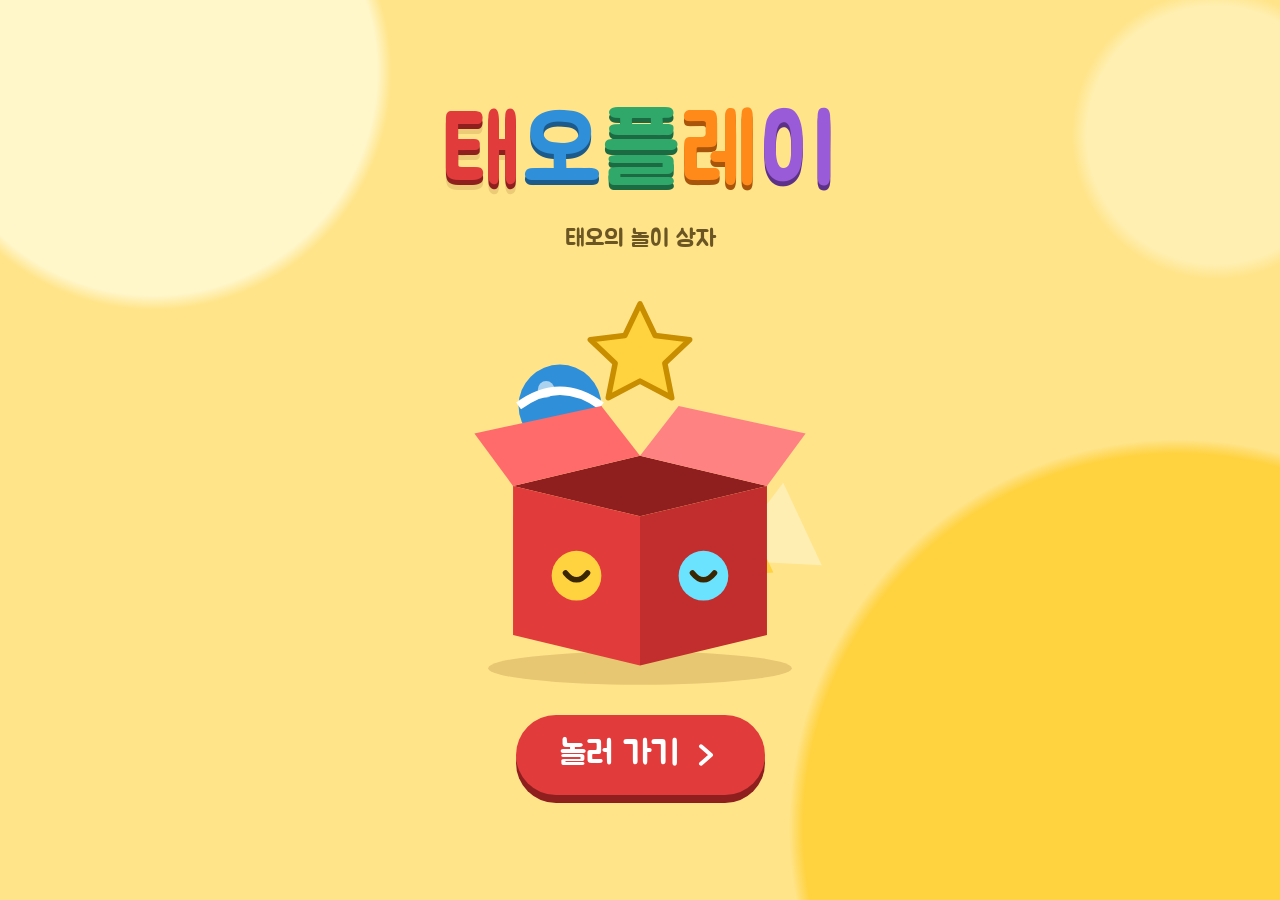
<file: index.html>
<!DOCTYPE html>
<html lang="ko"><head><meta charset="utf-8">
<meta name="viewport" content="width=device-width,initial-scale=1,maximum-scale=1,user-scalable=no">
<link rel="manifest" href="manifest.webmanifest">
<link rel="apple-touch-icon" href="icons/apple-touch-icon.png">
<link rel="icon" href="icons/icon.svg" type="image/svg+xml">
<meta name="theme-color" content="#ffe48a">
<meta name="apple-mobile-web-app-capable" content="yes">
<meta name="mobile-web-app-capable" content="yes">
<meta name="apple-mobile-web-app-title" content="태오플레이">
<title>태오플레이</title>
<link href="https://fonts.googleapis.com/css2?family=Jua&display=swap" rel="stylesheet">
<style>
/* VOICE: 문 열면 신나는 장난감 놀이방
IDEA: 뚜껑이 열린 장난감 상자에서 놀이가 튀어나오는 순간
PICTURE: 화면 가운데 큰 장난감 상자, 위로 별·공·손전등이 통통 튀어요
COLOUR/TYPE: 햇살 노랑 바탕, 빨간 상자, 하늘·민트 포인트; Jua
LAYOUT: 제목, 그림, 큰 시작 버튼을 한 줄로 세로 배치 */
:root{color-scheme:light;--bg:#ffe48a;--ink:#3a2600}
*{box-sizing:border-box;min-width:0}
html,body{margin:0;height:100%;background:var(--bg);color:var(--ink);font:17px/1.4 Jua,system-ui,sans-serif;overflow:hidden;-webkit-user-select:none;user-select:none;-webkit-tap-highlight-color:transparent}
body{background:radial-gradient(circle at 12% 8%,#fff6c9 0 16%,transparent 17%),radial-gradient(circle at 92% 92%,#ffd23f 0 26%,transparent 27%),radial-gradient(circle at 95% 15%,#ffefb0 0 9%,transparent 10%),var(--bg)}
main{height:100vh;height:100dvh;display:flex;flex-direction:column;align-items:center;justify-content:center;gap:clamp(10px,2.5vh,22px);padding:24px 16px;text-align:center}
h1{margin:0;font-weight:400;font-size:clamp(52px,15vw,96px);line-height:1;color:#e23b3b;text-shadow:0 5px 0 #8f1f1f,0 10px 0 rgba(120,60,0,.15);letter-spacing:.02em}
h1 span{display:inline-block;animation:hop 2.4s ease-in-out infinite}
h1 span:nth-child(2){animation-delay:.12s;color:#2f8fd8;text-shadow:0 5px 0 #1b5a8a}
h1 span:nth-child(3){animation-delay:.24s;color:#2fa86a;text-shadow:0 5px 0 #1b6a42}
h1 span:nth-child(4){animation-delay:.36s;color:#ff8a1a;text-shadow:0 5px 0 #a8540a}
h1 span:nth-child(5){animation-delay:.48s;color:#9a5bd8;text-shadow:0 5px 0 #5e3189}
@keyframes hop{0%,60%,100%{transform:translateY(0)}30%{transform:translateY(-14px)}}
.sub{margin:0;font-size:clamp(18px,4.6vw,24px);opacity:.75}
.art{width:min(78vw,46vh,420px);aspect-ratio:1}
.art svg{width:100%;height:100%;display:block;overflow:visible}
.pop{animation:pop 2.6s ease-in-out infinite;transform-box:fill-box;transform-origin:center}
.pop.b{animation-delay:.4s}.pop.c{animation-delay:.8s}
@keyframes pop{0%,100%{transform:translateY(0) rotate(0)}50%{transform:translateY(-10px) rotate(6deg)}}
.go{display:inline-flex;align-items:center;gap:12px;font-size:clamp(26px,6.5vw,34px);padding:16px 44px;min-height:72px;border-radius:999px;background:#e23b3b;color:#fff;text-decoration:none;box-shadow:0 8px 0 #8f1f1f}
.go:active{transform:translateY(6px);box-shadow:0 2px 0 #8f1f1f}
.go:focus-visible{outline:4px solid var(--ink);outline-offset:4px}
.go svg{width:30px;height:30px}
.inst{font:inherit;font-size:18px;min-height:48px;padding:10px 24px;border-radius:999px;border:3px solid var(--ink);background:#fff8dc;color:var(--ink);cursor:pointer;display:inline-flex;align-items:center;gap:8px}
.inst:focus-visible{outline:4px solid var(--ink);outline-offset:3px}
.inst svg{width:22px;height:22px}
.tip b{font-weight:400;white-space:nowrap;text-decoration:underline}
.tip{margin:0;font-size:16px;opacity:.75;max-width:30em;text-wrap:balance}
[hidden]{display:none!important}
@media(prefers-reduced-motion:reduce){h1 span,.pop{animation:none}}
</style></head><body>
<main>
  <h1 aria-label="태오플레이"><span>태</span><span>오</span><span>플</span><span>레</span><span>이</span></h1>
  <p class="sub">태오의 놀이 상자</p>
  <div class="art" aria-hidden="true">
    <svg viewBox="0 0 300 300">
      <ellipse cx="150" cy="282" rx="110" ry="12" fill="rgba(120,70,0,.18)"/>
      <!-- 튀어나오는 것들 -->
      <g class="pop"><circle cx="92" cy="92" r="30" fill="#2f8fd8"/><path d="M62 92 Q92 70 122 92" fill="none" stroke="#fff" stroke-width="6"/><circle cx="82" cy="80" r="6" fill="#fff" opacity=".6"/></g>
      <g class="pop b"><path d="M150 18 l11 23 25 3 -18 17 5 25 -23 -12 -23 12 5 -25 -18 -17 25 -3z" fill="#ffd23f" stroke="#c98d00" stroke-width="4" stroke-linejoin="round"/></g>
      <g class="pop c" transform="rotate(-25 222 96)"><rect x="196" y="84" width="46" height="22" rx="6" fill="#2fa86a"/><path d="M242 78 L258 72 L258 118 L242 112 Z" fill="#ffd23f"/><path d="M258 80 L292 62 L292 128 L258 110 Z" fill="#fff3c4" opacity=".7"/></g>
      <!-- 상자 -->
      <path d="M58 150 L150 128 L242 150 L150 172 Z" fill="#8f1f1f"/>
      <path d="M58 150 L150 172 L150 280 L58 258 Z" fill="#e23b3b"/>
      <path d="M242 150 L150 172 L150 280 L242 258 Z" fill="#c22d2d"/>
      <path d="M58 150 L30 112 L122 92 L150 128 Z" fill="#ff6b6b"/>
      <path d="M242 150 L270 112 L178 92 L150 128 Z" fill="#ff8282"/>
      <circle cx="104" cy="215" r="18" fill="#ffd23f"/><circle cx="196" cy="215" r="18" fill="#6be3ff"/>
      <path d="M96 213 q8 10 16 0" fill="none" stroke="#3a2600" stroke-width="4" stroke-linecap="round"/>
      <path d="M188 213 q8 10 16 0" fill="none" stroke="#3a2600" stroke-width="4" stroke-linecap="round"/>
    </svg>
  </div>
  <a class="go" href="menu.html">놀러 가기
    <svg viewBox="0 0 24 24" aria-hidden="true"><path d="M8 5l8 7-8 7" fill="none" stroke="#fff" stroke-width="3.2" stroke-linecap="round" stroke-linejoin="round"/></svg>
  </a>
  <button class="inst" id="inst" hidden><svg viewBox="0 0 24 24" aria-hidden="true"><path d="M12 4v11m0 0-4.5-4.5M12 15l4.5-4.5M5 19h14" fill="none" stroke="currentColor" stroke-width="2.6" stroke-linecap="round" stroke-linejoin="round"/></svg>앱으로 설치하기</button>
  <p class="tip" id="tip" hidden>사파리 아래 공유 버튼을 누르고 <b>홈 화면에 추가</b>를 고르면 앱처럼 쓸 수 있어요</p>
</main>
<script>
{
  const btn=document.getElementById('inst'),tip=document.getElementById('tip');
  const standalone=matchMedia('(display-mode: standalone)').matches||navigator.standalone;
  let ev=null;
  addEventListener('beforeinstallprompt',e=>{e.preventDefault();ev=e;if(!standalone)btn.hidden=false});
  btn.addEventListener('click',async()=>{if(!ev)return;ev.prompt();try{await ev.userChoice}catch(_){}ev=null;btn.hidden=true});
  addEventListener('appinstalled',()=>{btn.hidden=true});
  const ios=/iphone|ipad|ipod/i.test(navigator.userAgent)||(navigator.platform==='MacIntel'&&navigator.maxTouchPoints>1);
  if(ios&&!standalone)tip.hidden=false;
}
</script>
<script>if("serviceWorker"in navigator)addEventListener("load",()=>navigator.serviceWorker.register("sw.js",{scope:"./"}).catch(()=>{}))</script>
</body></html>
</file>
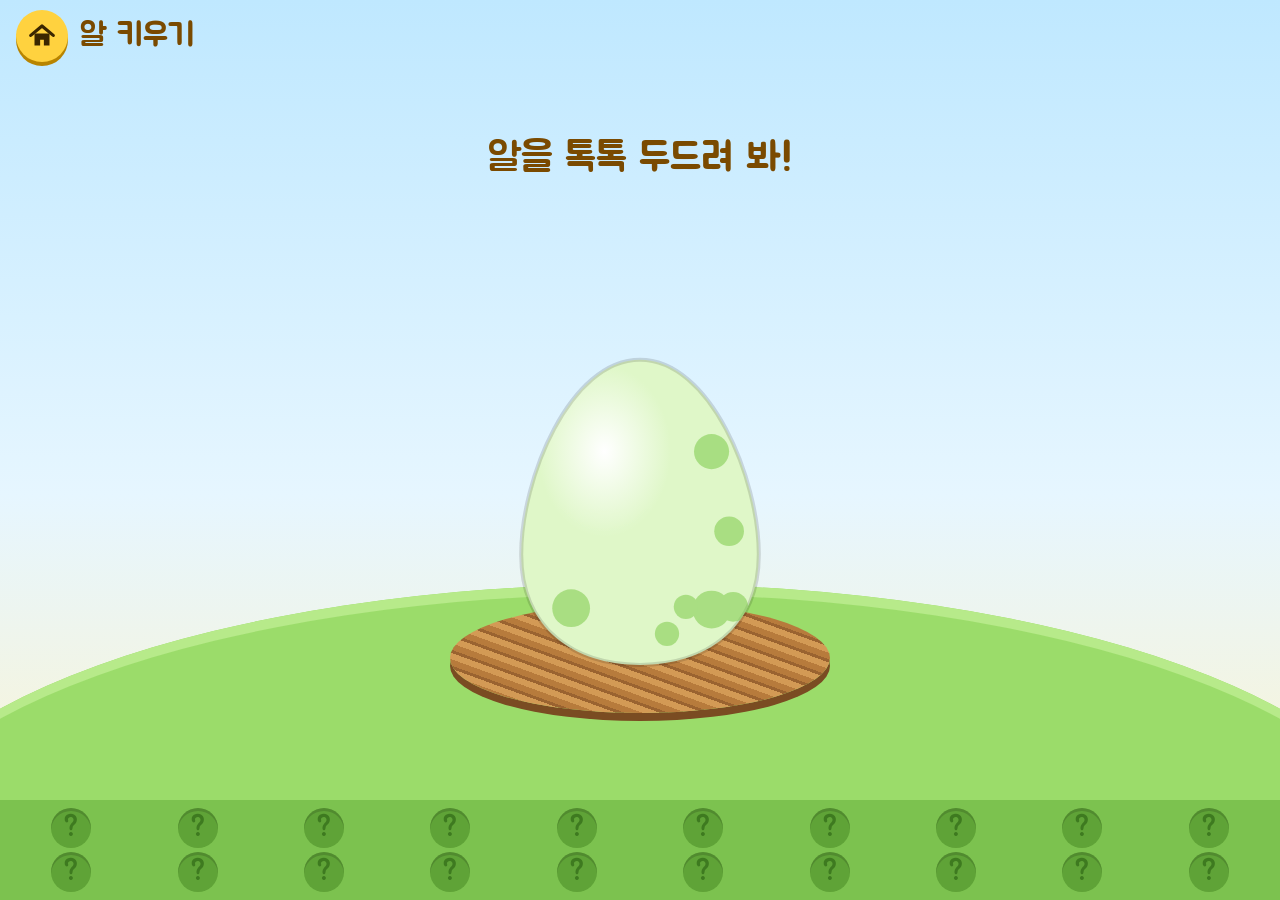
<file: games/egg/index.html>
<!DOCTYPE html>
<html lang="ko"><head><meta charset="utf-8">
<meta name="viewport" content="width=device-width,initial-scale=1,maximum-scale=1,user-scalable=no">
<link rel="manifest" href="../../manifest.webmanifest">
<link rel="apple-touch-icon" href="../../icons/apple-touch-icon.png">
<link rel="icon" href="../../icons/icon.svg" type="image/svg+xml">
<meta name="theme-color" content="#bfe8ff">
<meta name="apple-mobile-web-app-capable" content="yes">
<meta name="mobile-web-app-capable" content="yes">
<meta name="apple-mobile-web-app-title" content="태오플레이">
<title>알 키우기</title>
<link href="https://fonts.googleapis.com/css2?family=Jua&display=swap" rel="stylesheet">
<link href="../../shared/bp.css" rel="stylesheet">
<style>
/* 알 키우기: 톡톡 두드리면 알이 조금씩 깨지고, 동물 친구가 태어나요. 20마리 모으기. */
:root{--ink:#4a2d00;--sun:#ffd23f}
*{box-sizing:border-box;min-width:0}
html,body{margin:0;height:100%;color:var(--ink);font:17px/1.4 Jua,system-ui,sans-serif;overflow:hidden;-webkit-user-select:none;user-select:none;-webkit-touch-callout:none;overscroll-behavior:none;touch-action:manipulation;
  background:linear-gradient(#bfe8ff 0%,#e6f6ff 55%,#fff3c9 100%)}
.app{display:flex;flex-direction:column;height:100vh;height:100dvh}
header{display:flex;align-items:center;gap:12px;padding:10px 16px}
h1{font-size:clamp(22px,5.5vw,32px);margin:0;font-weight:400;line-height:1.05;color:#7a4a00}
.stage{position:relative;flex:1;overflow:hidden;touch-action:manipulation;-webkit-tap-highlight-color:transparent}
.stage.shake{animation:shake .5s 3}
@keyframes shake{0%,100%{transform:none}25%{transform:translate(-6px,3px)}50%{transform:translate(6px,-3px)}75%{transform:translate(-4px,-2px)}}
.grass{position:absolute;left:-10%;right:-10%;bottom:-38vmin;height:62vmin;border-radius:50%;background:#9bdc6a;box-shadow:inset 0 10px 0 #b7ea8a}
.nest{position:absolute;left:50%;bottom:12%;width:min(70vmin,380px);height:min(20vmin,110px);transform:translateX(-50%);border-radius:50%;
  background:repeating-linear-gradient(20deg,#b77b3c 0 6px,#d39a55 6px 12px,#9a6330 12px 15px);box-shadow:0 8px 0 #7a4c22}
.egg{position:absolute;left:50%;bottom:calc(12% + min(7vmin,40px));width:min(48vmin,270px);transform-origin:50% 100%;translate:-50% 0;transition:scale .25s}
.egg svg{display:block;width:100%;height:auto;transform-origin:50% 100%}
.egg.alive svg{animation:alive 1.3s ease-in-out infinite}
@keyframes alive{0%,70%,100%{transform:none}78%{transform:rotate(4deg)}86%{transform:rotate(-4deg)}94%{transform:rotate(2deg)}}
.egg.pop{animation:eggin .45s cubic-bezier(.3,1.6,.5,1)}
@keyframes eggin{from{transform:translateY(-40vh)}to{transform:none}}
.peek .eye{animation:blink 2.4s infinite;transform-origin:center;transform-box:fill-box}
@keyframes blink{0%,90%,100%{transform:scaleY(1)}95%{transform:scaleY(.1)}}
.shell{pointer-events:none;position:absolute;left:50%;bottom:calc(12% + min(7vmin,40px));width:min(48vmin,270px);translate:-50% 0;display:none;z-index:2}
.shell svg{display:block;width:100%}
.animal{position:absolute;left:50%;bottom:calc(12% + min(23vmin,130px));translate:-50% 0;display:none;z-index:1;font-size:min(40vmin,220px);line-height:1;cursor:pointer}
.animal.on{display:block;animation:popin .6s cubic-bezier(.3,1.7,.5,1)}
@keyframes popin{from{transform:scale(0) translateY(30%)}to{transform:none}}
.animal .em{display:inline-block;transform-origin:50% 90%}
.a-hop{animation:hop .9s ease-in-out}
@keyframes hop{0%,50%,100%{transform:none}25%{transform:translateY(-22%)}75%{transform:translateY(-12%)}}
.a-jump{animation:jump 1s ease-in-out}
@keyframes jump{0%,100%{transform:none}15%{transform:scale(1.15,.8)}40%{transform:translateY(-45%) scale(.9,1.15)}70%{transform:none}80%{transform:scale(1.1,.9)}}
.a-wag{animation:wag .9s ease-in-out}
@keyframes wag{0%,100%{transform:none}15%{transform:rotate(-14deg)}35%{transform:rotate(14deg)}55%{transform:rotate(-12deg)}75%{transform:rotate(10deg)}}
.a-stretch{animation:stretch 1s ease-in-out}
@keyframes stretch{0%,100%{transform:none}30%{transform:scale(1.3,.8)}60%{transform:scale(.88,1.18)}}
.a-spin{animation:spin .9s ease-in-out}
@keyframes spin{from{transform:rotate(0)}to{transform:rotate(360deg)}}
.a-nod{animation:nod 1.3s ease-in-out}
@keyframes nod{0%,100%{transform:none}25%{transform:rotate(10deg) translateY(4%)}50%{transform:rotate(-6deg)}75%{transform:rotate(8deg) translateY(3%)}}
.a-waddle{animation:waddle .9s ease-in-out}
@keyframes waddle{0%,100%{transform:none}20%{transform:translateX(-10%) rotate(-12deg)}40%{transform:translateX(0) rotate(0)}60%{transform:translateX(10%) rotate(12deg)}80%{transform:none}}
.a-roar{animation:roar 1s ease-in-out}
@keyframes roar{0%,100%{transform:none}20%{transform:scale(1.3)}30%,50%,70%{transform:scale(1.3) translateX(-4%)}40%,60%,80%{transform:scale(1.3) translateX(4%)}}
.a-stomp{animation:stomp 1.5s ease-in-out}
@keyframes stomp{0%,100%{transform:none}15%,45%,75%{transform:translateY(-12%) rotate(-6deg)}30%,60%,90%{transform:scale(1.15,.88)}}
.a-trumpet{animation:trumpet 1.2s ease-in-out}
@keyframes trumpet{0%,100%{transform:none}30%{transform:rotate(-14deg) scale(1.2)}70%{transform:rotate(-10deg) scale(1.15)}}
.bubble{position:absolute;left:50%;top:6%;translate:-50% 0;background:#fff;border-radius:28px;padding:10px 26px;font-size:clamp(30px,9vw,52px);color:#e2552b;box-shadow:0 6px 0 rgba(0,0,0,.1);white-space:nowrap;z-index:3;opacity:0;transform:scale(.4);transition:opacity .2s,transform .3s cubic-bezier(.3,1.7,.5,1);pointer-events:none}
.bubble::after{content:"";position:absolute;left:50%;bottom:-14px;margin-left:-14px;border:14px solid transparent;border-top-color:#fff;border-bottom:0}
.bubble.on{opacity:1;transform:none}
.name{position:absolute;left:16px;bottom:20px;font-size:clamp(26px,7vw,40px);color:#fff;text-shadow:0 3px 0 #5a8a2a;z-index:3;opacity:0;transition:opacity .3s;pointer-events:none;white-space:nowrap}
.name.on{opacity:1}
.hint{position:absolute;left:0;right:0;top:8%;text-align:center;font-size:clamp(24px,7vw,40px);color:#7a4a00;pointer-events:none;animation:pulse 1.4s ease-in-out infinite;transition:opacity .3s}
.hint.off{opacity:0;animation:none}
@keyframes pulse{50%{transform:scale(1.08)}}
.again{position:absolute;right:16px;bottom:16px;z-index:4;font:inherit;font-size:26px;padding:12px 26px;border-radius:999px;border:0;background:var(--sun);color:#3a2600;min-height:60px;box-shadow:0 6px 0 #b88400;cursor:pointer;display:none;animation:popin .5s cubic-bezier(.3,1.7,.5,1)}
.again.on{display:block}
.again:active{transform:translateY(4px);box-shadow:0 2px 0 #b88400}
.again:focus-visible,.win button:focus-visible{outline:3px solid #fff;outline-offset:4px}
.bit{position:absolute;z-index:5;pointer-events:none}
.flash{position:absolute;inset:0;background:#fff;opacity:0;pointer-events:none;z-index:6}
footer{display:grid;grid-template-columns:repeat(10,1fr);gap:4px 4px;padding:8px 10px calc(8px + env(safe-area-inset-bottom));background:#7cc24f}
.slot{aspect-ratio:1;max-height:40px;justify-self:center;width:100%;max-width:40px;border-radius:50%;background:#5fa337;display:grid;place-items:center;font-size:clamp(17px,5vw,28px);color:#3e7a20;box-shadow:inset 0 3px 0 rgba(0,0,0,.15)}
.slot.got{background:#fff8dc;box-shadow:0 3px 0 #c9a84a}
.slot.new{animation:slotpop .8s cubic-bezier(.3,1.7,.5,1) 2}
@keyframes slotpop{0%{transform:scale(1)}40%{transform:scale(1.6)}100%{transform:scale(1)}}
.win{position:absolute;inset:0;display:none;place-items:center;background:rgba(255,243,201,.75);z-index:7}
.win.on{display:grid}
.win .card{text-align:center;padding:20px}
.win p{font-size:clamp(32px,8.5vw,56px);margin:0 0 10px;color:#e2552b;line-height:1.15;text-shadow:0 4px 0 #fff}
.win .all{font-size:clamp(24px,6.5vw,38px);max-width:520px;margin-inline:auto;margin-bottom:22px;line-height:1.3}
.win button{font:inherit;font-size:26px;padding:14px 40px;border-radius:999px;border:0;background:var(--sun);color:#3a2600;min-height:60px;box-shadow:0 6px 0 #b88400;cursor:pointer}
</style></head><body>
<div class="app">
  <header><a class="bp-home" href="../../menu.html" aria-label="홈으로"><svg viewBox="0 0 24 24"><path d="M3 11.5 12 4l9 7.5" fill="none" stroke="#3a2600" stroke-width="2.6" stroke-linecap="round" stroke-linejoin="round"/><path d="M6 10v9.5h4.5V15h3v4.5H18V10" fill="#3a2600"/></svg></a><h1>알 키우기</h1></header>
  <div class="stage" id="stage">
    <div class="grass"></div>
    <div class="hint" id="hint">알을 톡톡 두드려 봐!</div>
    <div class="bubble" id="bubble"></div>
    <div class="nest"></div>
    <div class="animal" id="animal" role="button" aria-label="동물 친구"><span class="em" id="em"></span></div>
    <div class="shell" id="shell"></div>
    <div class="egg" id="egg" role="button" aria-label="알"></div>
    <div class="name" id="name"></div>
    <button class="again" id="again">새 알 🥚</button>
    <div class="flash" id="flash"></div>
    <div class="win" id="win"><div class="card"><p>태오 최고!<br>동물 친구 20마리를 다 모았어요!</p><div class="all" id="all"></div><button id="ok">좋아!</button></div></div>
  </div>
  <footer id="dex" aria-label="모은 동물"></footer>
</div>
<script>
{
/* ---------- 소리 ---------- */
let ac=null,master=null,noiseBuf=null;
function au(){try{if(!ac){ac=new(window.AudioContext||window.webkitAudioContext)();master=ac.createDynamicsCompressor();master.connect(ac.destination);
  noiseBuf=ac.createBuffer(1,ac.sampleRate*2,ac.sampleRate);const d=noiseBuf.getChannelData(0);for(let i=0;i<d.length;i++)d[i]=Math.random()*2-1}
  if(ac.state==='suspended')ac.resume();loadSounds()}catch(e){}}
function env(p,t,d,v){p.setValueAtTime(.0001,t);p.exponentialRampToValueAtTime(v,t+Math.min(.02,d*.2));p.setValueAtTime(v,t+d*.7);p.exponentialRampToValueAtTime(.0001,t+d)}
/* V: 목소리 하나. f=[[시간,주파수],...], k=음높이 배율(클수록 높고 빠르게) */
function V(o,k=1){if(!ac)return;const t=ac.currentTime+(o.w||0)/k,d=o.d/k;
  const osc=ac.createOscillator();osc.type=o.type||'sawtooth';
  o.f.forEach(([tt,f],i)=>{const at=t+tt/k;i?osc.frequency.linearRampToValueAtTime(f*k,at):osc.frequency.setValueAtTime(f*k,at)});
  if(o.vib){const l=ac.createOscillator(),lg=ac.createGain();l.frequency.value=o.vib;lg.gain.value=o.va*k;l.connect(lg).connect(osc.frequency);l.start(t);l.stop(t+d+.05)}
  let out=osc;
  if(o.lp||o.bp){const f=ac.createBiquadFilter();f.type=o.lp?'lowpass':'bandpass';f.frequency.value=(o.lp||o.bp)*k;f.Q.value=o.q||1;out.connect(f);out=f}
  if(o.am){const a=ac.createGain(),l=ac.createOscillator(),lg=ac.createGain(),dp=o.ad||.5;a.gain.value=1-dp/2;l.frequency.value=o.am*k;lg.gain.value=dp/2;l.connect(lg).connect(a.gain);l.start(t);l.stop(t+d+.05);out.connect(a);out=a}
  const g=ac.createGain();env(g.gain,t,d,o.v||.3);out.connect(g).connect(master);osc.start(t);osc.stop(t+d+.05)}
function N(o,k=1){if(!ac)return;const t=ac.currentTime+(o.w||0)/k,d=o.d/k;
  const s=ac.createBufferSource();s.buffer=noiseBuf;const f=ac.createBiquadFilter();f.type=o.lp?'lowpass':'bandpass';f.Q.value=o.q||1;
  f.frequency.setValueAtTime((o.lp||o.bp)*k,t);if(o.f1)f.frequency.exponentialRampToValueAtTime(o.f1*k,t+d);
  const g=ac.createGain();env(g.gain,t,d,o.v||.2);s.connect(f).connect(g).connect(master);s.start(t);s.stop(t+d+.05)}
const tone=(f,d,type,w,v,f2)=>V({type:type||'sine',f:f2?[[0,f],[d,f2]]:[[0,f]],d,w,v});

/* ---------- 동물 20마리 ----------
   소리는 games/egg/sounds/ 의 실제 녹음 파일(CC0·CC BY, 출처는 sounds/CREDITS.md).
   s=파일 이름, r=기본 재생 속도, n=반복 횟수 */
const ANIMALS=[
 {e:'🐥',name:'병아리',say:'삐약삐약!',anim:'hop',egg:'#fff4b8',spot:'#ffd95a',s:'chick',r:1.25,n:2},
 {e:'🐶',name:'강아지',say:'멍멍!',anim:'wag',egg:'#ffe2c2',spot:'#c98a4b',s:'dog',r:1,n:1},
 {e:'🐱',name:'고양이',say:'야옹~',anim:'stretch',egg:'#ffe3ef',spot:'#ff9fc2',s:'cat',r:1,n:1},
 {e:'🐷',name:'돼지',say:'꿀꿀!',anim:'spin',egg:'#ffd3d8',spot:'#ff8fa0',s:'pig',r:1,n:2,gap:.08},
 {e:'🐮',name:'송아지',say:'음매~',anim:'nod',egg:'#f4f4f4',spot:'#3a3a3a',s:'cow',r:1,n:1},
 {e:'🦆',name:'오리',say:'꽥꽥!',anim:'waddle',egg:'#d9f2ff',spot:'#7cc4ec',s:'duck',r:1,n:2,gap:.06},
 {e:'🐸',name:'개구리',say:'개굴개굴!',anim:'jump',egg:'#dff7c8',spot:'#7ccb4a',s:'frog',r:1,n:1},
 {e:'🦁',name:'사자',say:'어흥!',anim:'roar',egg:'#ffe39a',spot:'#e0a12a',s:'lion',r:1,n:1},
 {e:'🦖',name:'공룡',say:'크아앙!',anim:'stomp',egg:'#cdeccf',spot:'#4f9a5a',s:'dino',r:.72,n:1},
 {e:'🐘',name:'코끼리',say:'뿌우~',anim:'trumpet',egg:'#e3e4f7',spot:'#9a9cc8',s:'elephant',r:1,n:1},
 {e:'🐑',name:'양',say:'메에~',anim:'hop',egg:'#fbfbf4',spot:'#d9d6c3',s:'sheep',r:1,n:1},
 {e:'🐴',name:'말',say:'히히힝!',anim:'jump',egg:'#f0dcc4',spot:'#8a5a33',s:'horse',r:1,n:1},
 {e:'🐓',name:'닭',say:'꼬끼오!',anim:'nod',egg:'#ffe9d6',spot:'#e2552b',s:'rooster',r:1,n:1},
 {e:'🦉',name:'부엉이',say:'부엉부엉',anim:'wag',egg:'#e6dccf',spot:'#7a5c3e',s:'owl',r:1,n:1},
 {e:'🐵',name:'원숭이',say:'우끼끼!',anim:'jump',egg:'#f5e1c8',spot:'#a66b3a',s:'monkey',r:1,n:1},
 {e:'🐧',name:'펭귄',say:'꽉꽉!',anim:'waddle',egg:'#e8f3fb',spot:'#2f3b4a',s:'penguin',r:1,n:2,gap:.08},
 {e:'🐻',name:'곰',say:'으르렁!',anim:'stomp',egg:'#ecd9c6',spot:'#7a4c22',s:'bear',r:1,n:1},
 {e:'🐯',name:'호랑이',say:'크르릉!',anim:'roar',egg:'#ffe0b8',spot:'#f08a1c',s:'tiger',r:1,n:1},
 {e:'🐭',name:'생쥐',say:'찍찍!',anim:'spin',egg:'#efeff2',spot:'#b7b7c4',s:'mouse',r:1,n:1},
 {e:'🦜',name:'앵무새',say:'깍깍!',anim:'hop',egg:'#dcf5e4',spot:'#e23b3b',s:'parrot',r:1,n:2,gap:.1}
];
const BUF={};let loading=false;
function loadSounds(){if(loading||!ac)return;loading=true;
  ANIMALS.forEach(a=>fetch('sounds/'+a.s+'.mp3').then(r=>r.arrayBuffer()).then(ab=>new Promise((ok,no)=>ac.decodeAudioData(ab,ok,no))).then(b=>{BUF[a.s]=b}).catch(()=>{}))}
// k: 1보다 크면 빠르고 높은 목소리, 작으면 느리고 굵은 목소리
function cry(a,k){const b=BUF[a.s];if(!ac||!b)return;const rate=a.r*k;let t=ac.currentTime;
  for(let i=0;i<a.n;i++){const src=ac.createBufferSource(),g=ac.createGain();src.buffer=b;src.playbackRate.value=rate;g.gain.value=.9;
    src.connect(g).connect(master);src.start(t);t+=b.duration/rate+(a.gap||.12)}}
const josa=w=>{const c=w.charCodeAt(w.length-1)-0xAC00;return c>=0&&c%28?'이':'가'};
function speak(txt){try{const s=speechSynthesis,u=new SpeechSynthesisUtterance(txt);u.lang='ko-KR';u.rate=.95;u.pitch=1.4;s.cancel();s.speak(u)}catch(e){}}
const buzz=ms=>{try{navigator.vibrate&&navigator.vibrate(ms)}catch(e){}};

/* ---------- 도감 ---------- */
const KEY='bp-egg-found';
let found=[];try{found=JSON.parse(localStorage.getItem(KEY))||[]}catch(e){}
const save=()=>{try{localStorage.setItem(KEY,JSON.stringify(found))}catch(e){}};
const $=id=>document.getElementById(id);
const stage=$('stage'),eggEl=$('egg'),shellEl=$('shell'),animalEl=$('animal'),em=$('em'),bubble=$('bubble'),nameEl=$('name'),hint=$('hint'),again=$('again'),dex=$('dex'),win=$('win');
function drawDex(newI){dex.innerHTML=ANIMALS.map((a,i)=>found.includes(i)?`<div class="slot got${i===newI?' new':''}">${a.e}</div>`:'<div class="slot">?</div>').join('')}
drawDex();

/* ---------- 알 ---------- */
const EGG='M100 8C152 8 188 96 188 152C188 208 148 234 100 234C52 234 12 208 12 152C12 96 48 8 100 8Z';
const rnd=(a,b)=>a+Math.random()*(b-a);
let state='egg',cur=0,need=8,taps=0,cracks=[];
function pickAnimal(){const left=ANIMALS.map((_,i)=>i).filter(i=>!found.includes(i)&&i!==cur);const pool=left.length?left:ANIMALS.map((_,i)=>i).filter(i=>i!==cur);return pool[Math.floor(Math.random()*pool.length)]}
function crackPath(){let x=rnd(40,160),y=rnd(60,200),dir=x<100?1:-1,p=`M${x.toFixed(0)} ${y.toFixed(0)}`;
  for(let i=0;i<4;i++){x+=dir*rnd(10,22);y+=(i%2?1:-1)*rnd(8,16);p+=` L${x.toFixed(0)} ${y.toFixed(0)}`}return p}
function newEgg(){
  cur=pickAnimal();const a=ANIMALS[cur];need=7+Math.floor(Math.random()*4);taps=0;state='egg';
  const spots=Array.from({length:7},()=>`<circle cx="${rnd(30,170).toFixed(0)}" cy="${rnd(40,220).toFixed(0)}" r="${rnd(7,16).toFixed(0)}"/>`).join('');
  cracks=Array.from({length:need-1},crackPath);
  eggEl.innerHTML=`<svg viewBox="0 0 200 240"><defs><clipPath id="ec"><path d="${EGG}"/></clipPath><radialGradient id="eg" cx=".35" cy=".3" r=".8"><stop offset="0" stop-color="#fff"/><stop offset=".35" stop-color="${a.egg}"/><stop offset="1" stop-color="${a.egg}"/></radialGradient></defs>
    <path d="${EGG}" fill="url(#eg)" stroke="#00000022" stroke-width="3"/>
    <g clip-path="url(#ec)"><g fill="${a.spot}" opacity=".55">${spots}</g>
    <g class="peek" id="peek" style="display:none"><ellipse cx="100" cy="118" rx="44" ry="20" fill="#2b1a0a"/><g class="eye"><circle cx="84" cy="118" r="9" fill="#fff"/><circle cx="116" cy="118" r="9" fill="#fff"/><circle cx="86" cy="119" r="4.5" fill="#222"/><circle cx="118" cy="119" r="4.5" fill="#222"/></g></g>
    <g fill="none" stroke="#6b4214" stroke-width="5" stroke-linecap="round" stroke-linejoin="round">${cracks.map((p,i)=>`<path id="ck${i}" d="${p}" style="display:none"/>`).join('')}</g></g></svg>`;
  eggEl.style.display='block';eggEl.style.scale='1';eggEl.className='egg pop';
  shellEl.style.display='none';animalEl.classList.remove('on');bubble.classList.remove('on');nameEl.classList.remove('on');
  again.classList.remove('on');hint.classList.remove('off');hint.textContent='알을 톡톡 두드려 봐!';
  tone(300,.35,'sine',0,.15,700);
}
function sparks(x,y,n,colors,big){for(let i=0;i<n;i++){const b=document.createElement('div'),s=big?rnd(10,20):rnd(6,12),ang=rnd(0,Math.PI*2),dist=rnd(40,big?220:110);
  b.className='bit';b.style.cssText=`left:${x-s/2}px;top:${y-s/2}px;width:${s}px;height:${s}px;border-radius:${Math.random()<.5?'50%':'3px'};background:${colors[i%colors.length]}`;
  stage.appendChild(b);b.animate([{transform:'translate(0,0) rotate(0)',opacity:1},{transform:`translate(${Math.cos(ang)*dist}px,${Math.sin(ang)*dist+60}px) rotate(${rnd(-360,360)}deg)`,opacity:0}],{duration:rnd(600,1100),easing:'cubic-bezier(.2,.7,.4,1)'}).onfinish=()=>b.remove()}}
function local(e){const r=stage.getBoundingClientRect();return{x:e.clientX-r.left,y:e.clientY-r.top}}
function eggCenter(){const r=stage.getBoundingClientRect(),q=eggEl.getBoundingClientRect();return{x:q.left-r.left+q.width/2,y:q.top-r.top+q.height/2,w:q.width}}
function tapEgg(e){
  taps++;const p=taps/need;
  for(let i=0;i<Math.min(taps,cracks.length);i++){const c=document.getElementById('ck'+i);if(c)c.style.display=''}
  if(taps>=need-2){const pk=document.getElementById('peek');if(pk)pk.style.display=''}
  hint.classList.add('off');
  if(taps>=need){hatch();return}
  // 톡! 점점 높아지는 소리
  tone(420+taps*70,.09,'triangle',0,.3);N({d:.05,bp:3200,q:2,v:.25});if(p>.6)tone(1200+taps*50,.06,'sine',.05,.12);
  buzz(18+taps*3);
  const a=5+p*16,sv=svg();eggEl.style.scale=String(1+p*.1);
  if(sv)sv.animate([{transform:'none'},{transform:`rotate(${a}deg) scale(1.05,.93)`},{transform:`rotate(${-a}deg)`},{transform:`rotate(${a*.4}deg)`},{transform:'none'}],{duration:380,easing:'ease-out'});
  if(p>=.5)eggEl.classList.add('alive');
  const pt=local(e);sparks(pt.x,pt.y,6+taps,['#fff','#ffd23f','#ffb3c7',ANIMALS[cur].spot]);
}
const svg=()=>eggEl.querySelector('svg');
function hatch(){
  state='hatching';const a=ANIMALS[cur],c=eggCenter();
  N({d:.35,lp:3000,f1:600,v:.5});tone(200,.2,'square',0,.15,90);
  [523,659,784,1047,1319].forEach((n,i)=>tone(n,.25,'triangle',.15+i*.08,.18));
  buzz([40,30,80]);
  $('flash').animate([{opacity:.85},{opacity:0}],{duration:400});
  // 알 껍데기 조각
  for(let i=0;i<10;i++){const b=document.createElement('div'),s=c.w*rnd(.14,.24),ang=-Math.PI/2+rnd(-1.3,1.3),dist=rnd(c.w*.6,c.w*1.3);
    b.className='bit';b.style.cssText=`left:${c.x-s/2}px;top:${c.y-s/2}px;width:${s}px;height:${s}px;background:${a.egg};border:3px solid #00000018;clip-path:polygon(${rnd(0,40)}% 0,100% ${rnd(10,50)}%,${rnd(60,100)}% 100%,0 ${rnd(40,90)}%)`;
    stage.appendChild(b);b.animate([{transform:'translate(0,0) rotate(0)',opacity:1},{transform:`translate(${Math.cos(ang)*dist}px,${Math.sin(ang)*dist+c.w*.9}px) rotate(${rnd(-540,540)}deg)`,opacity:0}],{duration:1100,easing:'cubic-bezier(.2,.6,.5,1)'}).onfinish=()=>b.remove()}
  sparks(c.x,c.y,26,['#ffd23f','#ff7aa8','#7cd3ff','#9be36b','#fff'],true);
  eggEl.style.display='none';
  shellEl.innerHTML=`<svg viewBox="0 0 200 120"><path d="M12 22L32 6 50 26 70 4 88 24 106 2 124 24 144 4 162 26 188 10C190 70 150 116 100 116C50 116 12 80 12 22Z" fill="${a.egg}" stroke="#00000022" stroke-width="3"/><g fill="${a.spot}" opacity=".55"><circle cx="50" cy="70" r="10"/><circle cx="140" cy="60" r="13"/><circle cx="100" cy="95" r="8"/></g></svg>`;
  shellEl.style.display='block';
  em.textContent=a.e;em.className='em';animalEl.classList.remove('on');void animalEl.offsetWidth;animalEl.classList.add('on');
  nameEl.textContent=a.name;
  const isNew=!found.includes(cur);
  if(isNew){found.push(cur);save()}
  setTimeout(()=>{nameEl.classList.add('on');talk(1)},450);
  setTimeout(()=>{speak(isNew?`새 친구 ${a.name}${josa(a.name)} 태어났어요!`:`${a.name}${josa(a.name)} 또 태어났어요!`)},2100);
  setTimeout(()=>{drawDex(isNew?cur:-1)},900);
  setTimeout(()=>{state='out';again.classList.add('on')},1800);
  if(isNew&&found.length===ANIMALS.length)setTimeout(()=>{$('all').textContent=ANIMALS.map(x=>x.e).join(' ');win.classList.add('on');
    [523,659,784,1047,784,1047,1319].forEach((n,i)=>tone(n,.3,'triangle',i*.13,.2));speak('우와! 동물 친구 스무 마리를 다 모았어요!')},4200);
}
let bubbleT=0;
function talk(k,txt){const a=ANIMALS[cur];cry(a,k);
  bubble.textContent=txt||a.say;bubble.classList.remove('on');void bubble.offsetWidth;bubble.classList.add('on');
  clearTimeout(bubbleT);bubbleT=setTimeout(()=>bubble.classList.remove('on'),1600);
  em.className='em';void em.offsetWidth;em.className='em a-'+a.anim;
  if(a.anim==='stomp'){stage.classList.remove('shake');void stage.offsetWidth;stage.classList.add('shake');buzz([60,60,60,60,60])}}
// 동물을 누르면 다시 울어요. 가끔은 다람쥐 목소리, 가끔은 아주 굵은 목소리!
function tapAnimal(e){const a=ANIMALS[cur],r=Math.random();let k=rnd(.9,1.15),txt=a.say;
  if(r<.2){k=1.8;txt=a.say.replace(/[!~]$/,'')+'?!'}else if(r<.32){k=.6;txt=a.say.replace(/[!~]$/,'')+'~~~'}
  tone(220,.15,'sine',0,.15,620);talk(k,txt);buzz(25);const pt=local(e);sparks(pt.x,pt.y,8,['#ffd23f','#ff7aa8','#fff'])}

stage.addEventListener('pointerdown',e=>{au();
  if(e.target.closest('.again')||e.target.closest('.win'))return;
  if(state==='egg')tapEgg(e);
  else if(state==='out')tapAnimal(e); // 어디를 눌러도 동물이 울어요
});
again.addEventListener('click',()=>{au();newEgg()});
$('ok').addEventListener('click',()=>win.classList.remove('on'));
eggEl.addEventListener('animationend',e=>{if(e.animationName==='eggin')eggEl.classList.remove('pop')});
newEgg();
}
</script>
<script>if("serviceWorker"in navigator)addEventListener("load",()=>navigator.serviceWorker.register("../../sw.js",{scope:"../../"}).catch(()=>{}))</script>
</body></html>
</file>
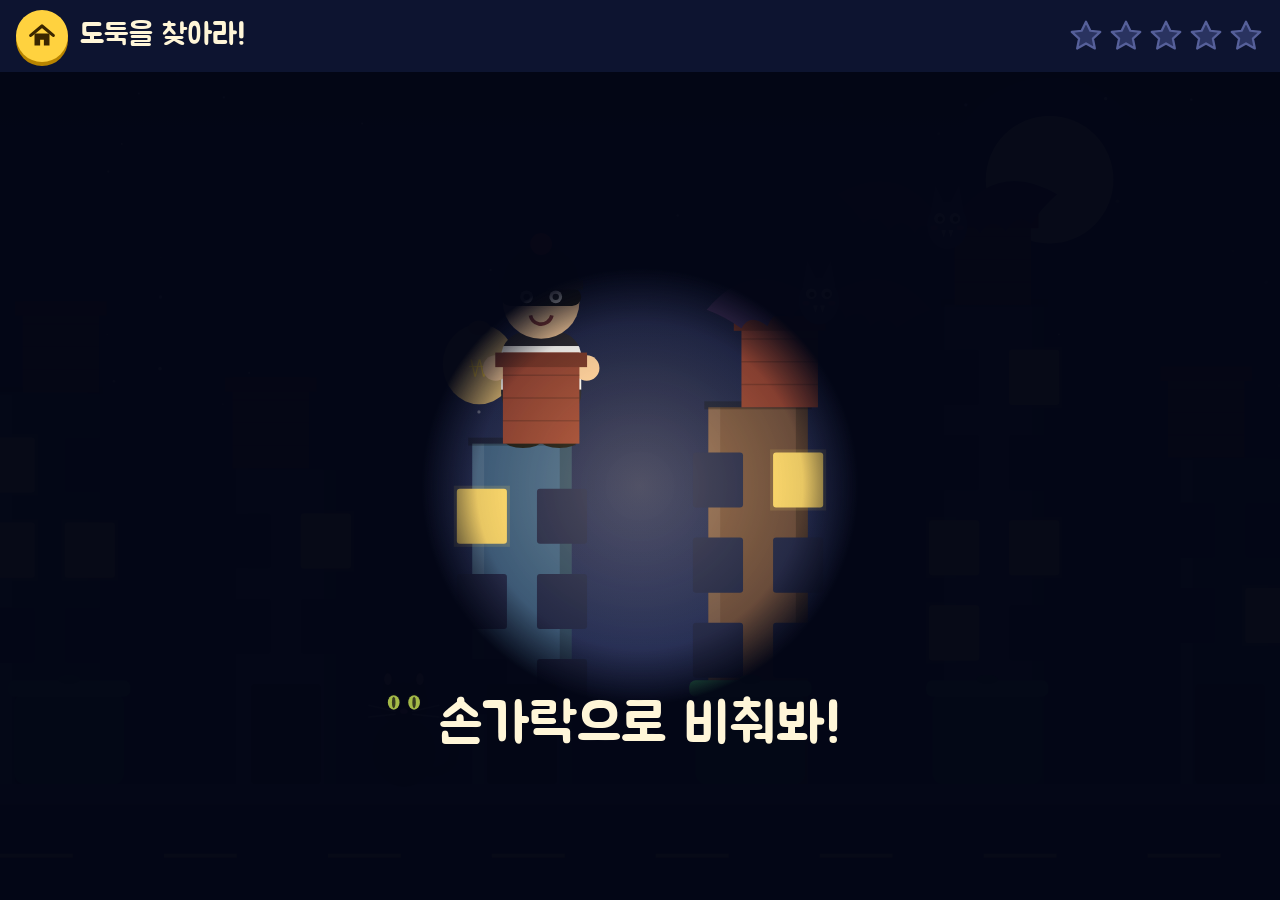
<file: games/flashlight/index.html>
<!DOCTYPE html>
<html lang="ko"><head><meta charset="utf-8">
<meta name="viewport" content="width=device-width,initial-scale=1,maximum-scale=1,user-scalable=no">
<link rel="manifest" href="../../manifest.webmanifest">
<link rel="apple-touch-icon" href="../../icons/apple-touch-icon.png">
<link rel="icon" href="../../icons/icon.svg" type="image/svg+xml">
<meta name="theme-color" content="#0d1430">
<meta name="apple-mobile-web-app-capable" content="yes">
<meta name="mobile-web-app-capable" content="yes">
<meta name="apple-mobile-web-app-title" content="태오플레이">
<title>손전등 도둑 찾기</title>
<link href="https://fonts.googleapis.com/css2?family=Jua&display=swap" rel="stylesheet">
<link href="../../shared/bp.css" rel="stylesheet">
<style>
/* VOICE: 두 살 아이를 위한 신나는 밤 탐험
IDEA: 잠든 장난감 마을을 비추는 손전등
PICTURE: 손가락 닿는 곳만 밝아지는 밤거리 자체가 화면 전체
COLOUR/TYPE: 한밤 남색, 따뜻한 손전등 노랑, 줄무늬 도둑; Jua
LAYOUT: 얇은 상단 바(별 5개) + 나머지 전부 게임 */
:root{color-scheme:dark;--bg:#0d1430;--ink:#fff6d8;--sun:#ffd23f}
*{box-sizing:border-box;min-width:0}
html,body{margin:0;height:100%;background:var(--bg);color:var(--ink);font:17px/1.4 Jua,system-ui,sans-serif;overflow:hidden;-webkit-user-select:none;user-select:none;-webkit-touch-callout:none}
.app{display:flex;flex-direction:column;height:100vh;height:100dvh}
header{display:flex;align-items:center;justify-content:space-between;gap:12px;padding:10px 16px;flex-wrap:wrap}
.hl{display:flex;align-items:center;gap:12px}
h1{font-size:clamp(20px,5vw,30px);margin:0;font-weight:400;line-height:1.05}
.stars{display:flex;gap:4px}
.stars svg{width:clamp(26px,6.5vw,36px);height:clamp(26px,6.5vw,36px);transition:transform .3s}
.stars svg path{fill:#2a3360;stroke:#56609a;stroke-width:1.5}
.stars svg.on path{fill:var(--sun);stroke:#e0a400}
.stars svg.on{transform:scale(1.15)}
.stage{position:relative;flex:1;overflow:hidden;touch-action:none;overscroll-behavior:none;min-height:300px}
html,body{overscroll-behavior:none;touch-action:none}
canvas{position:absolute;inset:0;width:100%;height:100%;touch-action:none;cursor:none}
.win{position:absolute;inset:0;display:none;place-items:center;background:rgba(13,20,48,.45)}
.win.on{display:grid}
.card{text-align:center;padding:20px}
.card p{font-size:clamp(34px,9vw,60px);margin:0 0 22px;color:var(--sun);line-height:1.1;text-wrap:balance;text-shadow:0 4px 0 #6b3d00}
button{font:inherit;font-size:26px;padding:14px 40px;border-radius:999px;border:0;background:var(--sun);color:#3a2600;min-height:60px;box-shadow:0 6px 0 #b88400;cursor:pointer}
button:active{transform:translateY(4px);box-shadow:0 2px 0 #b88400}
button:focus-visible{outline:3px solid #fff;outline-offset:4px}
</style></head><body>
<div class="app">
  <header><div class="hl"><a class="bp-home" href="../../menu.html" aria-label="홈으로"><svg viewBox="0 0 24 24"><path d="M3 11.5 12 4l9 7.5" fill="none" stroke="#3a2600" stroke-width="2.6" stroke-linecap="round" stroke-linejoin="round"/><path d="M6 10v9.5h4.5V15h3v4.5H18V10" fill="#3a2600"/></svg></a><h1>도둑을 찾아라!</h1></div><div class="stars" id="stars" aria-label="잡은 도둑 수"></div></header>
  <div class="stage">
    <canvas id="c" aria-label="손가락으로 어두운 마을을 비춰 숨은 도둑을 찾는 게임"></canvas>
    <div class="win" id="win"><div class="card"><p>태오 최고!<br>도둑을 다 잡았어요!</p><button id="again">또 하기</button></div></div>
  </div>
</div>
<script>
{
const GOAL=5;
const cv=document.getElementById('c'),ctx=cv.getContext('2d'),stage=cv.parentElement;
const dark=document.createElement('canvas'),dc=dark.getContext('2d');
const starsEl=document.getElementById('stars'),winEl=document.getElementById('win');
const STAR='<svg viewBox="0 0 24 24"><path d="M12 2.5l2.9 6 6.6.8-4.9 4.5 1.3 6.5L12 17l-5.9 3.3 1.3-6.5L2.5 9.3l6.6-.8z" stroke-linejoin="round"/></svg>';
starsEl.innerHTML=Array.from({length:GOAL},()=>STAR).join('');
let W=0,H=0,S=0,G=0,dpr=1;
let bld=[],props=[],sky=[],thief=null,cat=null;
let light={x:0,y:0},touched=false,found=0,caught=0,state='hide',stT=0,parts=[],catLit=false,catT=-9,dinged=false,reveal=0,now=0;
const rnd=(a,b)=>a+Math.random()*(b-a),pick=a=>a[Math.floor(Math.random()*a.length)];
const COLS=['#3b4a7a','#5a3f6e','#2f5d62','#6b4a3a','#44507f','#4d3b5e','#375a7f'];

/* ---------- 소리 ---------- */
let ac=null;
function au(){try{if(!ac)ac=new(window.AudioContext||window.webkitAudioContext)();if(ac.state==='suspended')ac.resume();loadMeows()}catch(e){}}
/* 진짜 고양이 소리(CC0, Kerzoven @ OpenGameArt). 못 불러오면 합성음으로 대신해요 */
const MEOWS=['sounds/meow1.mp3','sounds/meow2.mp3','sounds/meow3.mp3'];let meowBuf=[],meowLoading=false,lastMeow=-1;
function loadMeows(){if(meowLoading||!ac)return;meowLoading=true;
  MEOWS.forEach(u=>fetch(u).then(r=>r.arrayBuffer()).then(b=>new Promise((ok,no)=>ac.decodeAudioData(b,ok,no))).then(d=>meowBuf.push(d)).catch(()=>{}))}
function playBuf(buf,v){const src=ac.createBufferSource(),g=ac.createGain();src.buffer=buf;g.gain.value=v;src.connect(g).connect(ac.destination);src.start()}
function tone(f,d,type,w,v,f2){if(!ac)return;const o=ac.createOscillator(),g=ac.createGain(),t=ac.currentTime+(w||0);o.type=type||'sine';o.frequency.setValueAtTime(f,t);if(f2)o.frequency.exponentialRampToValueAtTime(f2,t+d);g.gain.setValueAtTime(v||.2,t);g.gain.exponentialRampToValueAtTime(.001,t+d);o.connect(g).connect(ac.destination);o.start(t);o.stop(t+d+.05)}
const sDing=()=>{tone(880,.15,'triangle',0,.18);tone(1320,.2,'triangle',.1,.14)};
const SIREN=4,PER=.6;
const sCatch=()=>{if(!ac)return;const t=ac.currentTime,end=t+SIREN*PER;
  const o=ac.createOscillator(),o2=ac.createOscillator(),f=ac.createBiquadFilter(),g=ac.createGain();
  o.type='square';o2.type='sawtooth';o2.detune.value=10;f.type='lowpass';f.frequency.value=2600;
  for(let i=0;i<SIREN;i++){const a=t+i*PER;for(const x of[o,o2]){x.frequency.setValueAtTime(620,a);x.frequency.linearRampToValueAtTime(1350,a+PER*.5);x.frequency.linearRampToValueAtTime(620,a+PER)}}
  g.gain.setValueAtTime(.0001,t);g.gain.exponentialRampToValueAtTime(.16,t+.05);g.gain.setValueAtTime(.16,end-.15);g.gain.exponentialRampToValueAtTime(.001,end);
  o.connect(f);o2.connect(f);f.connect(g).connect(ac.destination);for(const x of[o,o2]){x.start(t);x.stop(end+.05)}
  [523,659,784,1047].forEach((n,i)=>tone(n,.32,'triangle',SIREN*PER+.05+i*.12,.22))};
function meow(w,k){if(!ac)return;const t=ac.currentTime+w,d=.62*k;
  const o=ac.createOscillator(),o2=ac.createOscillator(),lfo=ac.createOscillator(),lg=ac.createGain(),f=ac.createBiquadFilter(),g=ac.createGain();
  o.type='sawtooth';o2.type='triangle';o2.detune.value=1200;lfo.frequency.value=7;lg.gain.value=14;lfo.connect(lg);
  for(const x of[o,o2]){x.frequency.setValueAtTime(560,t);x.frequency.linearRampToValueAtTime(880,t+d*.3);x.frequency.linearRampToValueAtTime(500,t+d);lg.connect(x.frequency)}
  f.type='bandpass';f.Q.value=2.5;f.frequency.setValueAtTime(900,t);f.frequency.linearRampToValueAtTime(2000,t+d*.3);f.frequency.linearRampToValueAtTime(850,t+d);
  g.gain.setValueAtTime(.0001,t);g.gain.exponentialRampToValueAtTime(.5,t+.06);g.gain.setValueAtTime(.5,t+d*.6);g.gain.exponentialRampToValueAtTime(.001,t+d);
  o.connect(f);o2.connect(f);f.connect(g).connect(ac.destination);for(const x of[o,o2,lfo]){x.start(t);x.stop(t+d+.05)}}
const sMeow=()=>{if(!ac)return;
  if(meowBuf.length){let i=Math.floor(Math.random()*meowBuf.length);if(meowBuf.length>1&&i===lastMeow)i=(i+1)%meowBuf.length;lastMeow=i;playBuf(meowBuf[i],1);return}
  meow(0,1);if(Math.random()<.5)meow(.75,.7)};
const sSqueak=()=>{tone(2400,.07,'square',0,.04,3200);tone(2600,.07,'square',.1,.04,3400);tone(2200,.09,'square',.2,.035,3000)};
const sWin=()=>{[523,659,784,1047,784,1047,1319].forEach((f,i)=>tone(f,.3,'triangle',i*.14,.2))};

/* ---------- 마을 만들기 ---------- */
function resize(){
  dpr=Math.min(2,window.devicePixelRatio||1);W=stage.clientWidth;H=stage.clientHeight;
  for(const c of[cv,dark]){c.width=Math.round(W*dpr);c.height=Math.round(H*dpr)}
  ctx.setTransform(dpr,0,0,dpr,0,0);dc.setTransform(dpr,0,0,dpr,0,0);
  S=Math.min(W,H*1.1);G=H*.86;build();if(!touched){light.x=W/2;light.y=H*.5}
}
function build(){
  const n=W>760?6:W>480?5:4,gap=Math.max(S*.15,W*.07),bw=(W-gap*(n-1))/n;
  bld=[];
  for(let i=0;i<n;i++){
    const h=rnd(.38,.68)*G,x=i*(bw+gap),col=COLS[(i*3+Math.floor(Math.random()*3))%COLS.length];
    const ws=Math.max(14,S*.055),cols=Math.max(2,Math.floor((bw-ws*.6)/(ws*1.6))),rows=Math.max(2,Math.floor((h-ws*1.5)/(ws*1.7)));
    const win=[];for(let r=0;r<rows;r++)for(let c=0;c<cols;c++)win.push({c,r,lit:Math.random()<.3});
    bld.push({x,w:bw,h,col,ws,cols,rows,win,roof:Math.random()<.5});
  }
  sky=Array.from({length:40},()=>({x:Math.random()*W,y:Math.random()*G*.5,r:rnd(.6,1.8),p:Math.random()*6}));
  newRound();
}
function newRound(){
  const s=S*.2;props=[];const spots=[];
  for(let i=0;i<bld.length-1;i++){const b=bld[i];spots.push({x:b.x+b.w+(Math.max(S*.15,W*.07))/2,y:G,k:'gap'})}
  bld.forEach(b=>{const x=b.x+b.w*rnd(.25,.75);props.push({k:'chim',x,y:G-b.h,w:s*.42,h:s*.5});spots.push({x,y:G-b.h,k:'chim'})});
  const nb=Math.max(2,Math.floor(bld.length/2));
  for(let i=0;i<nb;i++){const b=bld[Math.floor(i*bld.length/nb)+ (i%2)],x=b.x+b.w*rnd(.3,.7);props.push({k:'bin',x,y:G,w:s*.6,h:s*.5});spots.push({x,y:G,k:'bin'})}
  let ts=pick(spots);
  if(touched){/* 마지막 손전등 자리에서 가장 먼 곳(비슷하게 먼 곳 몇 군데 중 하나)에 숨기 */
    const ds=spots.map(p=>Math.hypot(p.x-light.x,(p.y-s*.7)-light.y)),mx=Math.max(...ds);
    const far=spots.filter((p,i)=>ds[i]>=mx*.85);if(far.length)ts=pick(far)}
  let cs;do{cs=pick(spots)}while(cs===ts&&spots.length>1);
  thief={x:ts.x,y:ts.y,s,k:ts.k};cat={x:cs.x,y:cs.y,s:s*.8,k:cs.k,spot:cs,run:null,dir:1};catSpots=spots;thiefSpot=ts;catT=-9;
  bats=[spawnBat(),spawnBat()];
  state='hide';found=0;dinged=false;catLit=false;
}

/* ---------- 박쥐 ---------- */
let bats=[],catSpots=[],thiefSpot=null;
/* 고양이 도망: 비추면 야옹 하고 다른 숨을 곳으로 폴짝 */
function catRun(t){
  const opts=catSpots.filter(p=>p!==cat.spot&&p!==thiefSpot);if(!opts.length)return;
  const far=opts.filter(p=>Math.hypot(p.x-light.x,p.y-light.y)>R()*1.3),to=pick(far.length?far:opts);
  cat.run={fx:cat.x,fy:cat.y,to,t0:t+.35,d:.9+Math.min(.8,Math.hypot(to.x-cat.x,to.y-cat.y)/W*.9)};cat.dir=to.x>=cat.x?1:-1;
}
function catStep(t){
  const r=cat.run;if(!r)return;const u=(t-r.t0)/r.d;if(u<0)return;
  if(u>=1){cat.x=r.to.x;cat.y=r.to.y;cat.k=r.to.k;cat.spot=r.to;cat.run=null;catLit=false;return}
  const e=u<.5?2*u*u:1-2*(1-u)*(1-u),hgt=Math.max(S*.35,Math.abs(r.to.y-r.fy)*.4+S*.25);
  cat.x=r.fx+(r.to.x-r.fx)*e;cat.y=r.fy+(r.to.y-r.fy)*e-Math.sin(Math.PI*u)*hgt;
}
function spawnBat(){return{x:rnd(W*.1,W*.9),y:rnd(G*.12,G*.45),s:S*.13,st:'idle',vx:0,vy:0,p:Math.random()*6,back:0}}
function updBats(t,dt){
  bats.forEach((b,i)=>{
    if(b.st==='idle'){
      if(touched&&Math.hypot(light.x-b.x,light.y-b.y)<R()*.55){b.st='fly';b.vx=(light.x<b.x?1:-1)*rnd(260,360);b.vy=-rnd(120,220);sSqueak()}
    }else if(b.st==='fly'){
      b.x+=b.vx*dt;b.y+=b.vy*dt;b.vy+=Math.sin(t*6+b.p)*40*dt;
      if(b.x<-b.s*2||b.x>W+b.s*2||b.y<-b.s*2){b.st='gone';b.back=t+rnd(3,6)}
    }else if(t>b.back){bats[i]=spawnBat()}
  });
}
function drawBat(b,t){
  if(b.st==='gone')return;
  const s=b.s,fast=b.st==='fly',f=Math.sin(t*(fast?22:5)+b.p),bob=fast?0:Math.sin(t*2+b.p)*s*.1;
  ctx.save();ctx.translate(b.x,b.y+bob);if(fast&&b.vx<0)ctx.scale(-1,1);
  ctx.fillStyle='#3a2a5c';
  for(const d of[-1,1]){ctx.save();ctx.scale(d,1);ctx.rotate(f*.45);
    ctx.beginPath();ctx.moveTo(s*.1,-s*.05);ctx.quadraticCurveTo(s*.5,-s*.45,s*.95,-s*.1);
    ctx.quadraticCurveTo(s*.8,0,s*.7,s*.12);ctx.quadraticCurveTo(s*.6,0,s*.48,s*.15);ctx.quadraticCurveTo(s*.38,0,s*.26,s*.14);ctx.quadraticCurveTo(s*.2,s*.02,s*.1,s*.1);ctx.closePath();ctx.fill();ctx.restore()}
  ell(0,s*.04,s*.17,s*.2,'#4b3873');
  ctx.beginPath();ctx.moveTo(-s*.14,-s*.08);ctx.lineTo(-s*.1,-s*.3);ctx.lineTo(-s*.02,-s*.14);ctx.moveTo(s*.14,-s*.08);ctx.lineTo(s*.1,-s*.3);ctx.lineTo(s*.02,-s*.14);ctx.fillStyle='#4b3873';ctx.fill();
  const e=fast?s*.055:s*.045;
  ell(-s*.065,-s*.02,e,e,'#fff');ell(s*.065,-s*.02,e,e,'#fff');ell(-s*.06,-s*.015,e*.5,e*.5,'#222');ell(s*.07,-s*.015,e*.5,e*.5,'#222');
  ctx.fillStyle='#fff';ctx.beginPath();ctx.moveTo(-s*.05,s*.08);ctx.lineTo(-s*.03,s*.14);ctx.lineTo(-s*.01,s*.08);ctx.moveTo(s*.01,s*.08);ctx.lineTo(s*.03,s*.14);ctx.lineTo(s*.05,s*.08);ctx.fill();
  ell(-s*.11,s*.06,s*.03,s*.02,'rgba(255,120,160,.6)');ell(s*.11,s*.06,s*.03,s*.02,'rgba(255,120,160,.6)');
  ctx.restore();
}

/* ---------- 그리기 도구 ---------- */
function rr(x,y,w,h,r){ctx.beginPath();ctx.moveTo(x+r,y);ctx.arcTo(x+w,y,x+w,y+h,r);ctx.arcTo(x+w,y+h,x,y+h,r);ctx.arcTo(x,y+h,x,y,r);ctx.arcTo(x,y,x+w,y,r);ctx.closePath()}
function ell(x,y,rx,ry,c){ctx.beginPath();ctx.ellipse(x,y,rx,ry,0,0,Math.PI*2);ctx.fillStyle=c;ctx.fill()}

function drawScene(t){
  const g=ctx.createLinearGradient(0,0,0,G);g.addColorStop(0,'#0a1030');g.addColorStop(1,'#243063');
  ctx.fillStyle=g;ctx.fillRect(0,0,W,H);
  sky.forEach(s=>{ctx.globalAlpha=.5+.5*Math.sin(t*2+s.p);ell(s.x,s.y,s.r,s.r,'#fff')});ctx.globalAlpha=1;
  const mx=W*.82,my=H*.13,mr=S*.07;ell(mx,my,mr*1.6,mr*1.6,'rgba(255,240,190,.08)');ell(mx,my,mr,mr,'#fff1c1');ell(mx+mr*.3,my-mr*.2,mr*.18,mr*.18,'#eadba8');
  bld.forEach(b=>{
    const y=G-b.h;ctx.fillStyle=b.col;ctx.fillRect(b.x,y,b.w,b.h);
    ctx.fillStyle='rgba(255,255,255,.08)';ctx.fillRect(b.x,y,b.w*.12,b.h);
    ctx.fillStyle='rgba(0,0,0,.25)';ctx.fillRect(b.x+b.w*.88,y,b.w*.12,b.h);
    ctx.fillStyle='rgba(0,0,0,.3)';ctx.fillRect(b.x-4,y-6,b.w+8,8);
    const ox=b.x+(b.w-b.cols*b.ws*1.6+b.ws*.6)/2;
    b.win.forEach(w=>{const wx=ox+w.c*b.ws*1.6,wy=y+b.ws*.9+w.r*b.ws*1.7;rr(wx,wy,b.ws,b.ws*1.1,3);ctx.fillStyle=w.lit?'#ffd96a':'#1b2247';ctx.fill();if(w.lit){ctx.fillStyle='rgba(255,217,106,.15)';ctx.fillRect(wx-3,wy-3,b.ws+6,b.ws*1.1+6)}});
    rr(b.x+b.w/2-b.ws*.7,G-b.ws*2,b.ws*1.4,b.ws*2,4);ctx.fillStyle='#2a1f1a';ctx.fill();
  });
  ctx.fillStyle='#4a4f6e';ctx.fillRect(0,G,W,H*.025);ctx.fillStyle='#1a1f38';ctx.fillRect(0,G+H*.025,W,H);
  ctx.fillStyle='#e8d36a';for(let x=(t*0)%80;x<W;x+=S*.18)ctx.fillRect(x,G+(H-G)*.6,S*.08,4);
}
function drawProps(){
  props.forEach(p=>{
    if(p.k==='chim'){ctx.fillStyle='#8c3b2e';ctx.fillRect(p.x-p.w/2,p.y-p.h,p.w,p.h);ctx.fillStyle='#6e2c22';ctx.fillRect(p.x-p.w*.6,p.y-p.h,p.w*1.2,p.h*.16);
      ctx.strokeStyle='rgba(0,0,0,.2)';ctx.lineWidth=1.5;for(let i=1;i<4;i++){ctx.beginPath();ctx.moveTo(p.x-p.w/2,p.y-p.h+i*p.h/4);ctx.lineTo(p.x+p.w/2,p.y-p.h+i*p.h/4);ctx.stroke()}}
    else{rr(p.x-p.w/2,p.y-p.h,p.w,p.h,p.w*.1);ctx.fillStyle='#2f8f5b';ctx.fill();ctx.fillStyle='#226b44';ctx.fillRect(p.x-p.w/2,p.y-p.h*.62,p.w,p.h*.08);
      rr(p.x-p.w*.56,p.y-p.h-p.h*.14,p.w*1.12,p.h*.18,p.w*.06);ctx.fillStyle='#3aa96c';ctx.fill();ell(p.x,p.y-p.h-p.h*.15,p.w*.1,p.h*.05,'#226b44')}
  });
}
function drawThief(o,t,mode){
  const s=o.s,hop=mode==='caught'?-Math.abs(Math.sin((t-stT)*9))*s*.35:Math.sin(t*2.2)*s*.04,lit=mode==='lit';
  ctx.save();ctx.translate(o.x,o.y+hop);
  if(mode==='caught')ctx.rotate(Math.sin((t-stT)*9)*.08);
  ell(-s*.34,-s*.42,s*.2,s*.22,'#c9a86a');ell(-s*.34,-s*.62,s*.06,s*.04,'#9a7c47');
  ctx.fillStyle='#ffd23f';ctx.font=`${s*.13}px Jua,sans-serif`;ctx.textAlign='center';ctx.fillText('₩',-s*.34,-s*.36);
  ctx.fillStyle='#2a3350';ctx.fillRect(-s*.15,-s*.16,s*.12,s*.16);ctx.fillRect(s*.03,-s*.16,s*.12,s*.16);
  ell(-s*.1,0,s*.1,s*.04,'#111');ell(s*.1,0,s*.1,s*.04,'#111');
  ctx.save();rr(-s*.22,-s*.6,s*.44,s*.48,s*.14);ctx.clip();
  for(let i=0;i<6;i++){ctx.fillStyle=i%2?'#f4f4f4':'#1d1d28';ctx.fillRect(-s*.25,-s*.6+i*s*.08,s*.5,s*.08)}ctx.restore();
  ell(-s*.25,-s*.4,s*.07,s*.07,'#f6c99a');ell(s*.25,-s*.4,s*.07,s*.07,'#f6c99a');
  ell(0,-s*.76,s*.21,s*.2,'#f6c99a');
  rr(-s*.22,-s*.84,s*.44,s*.1,s*.05);ctx.fillStyle='#111';ctx.fill();
  const er=lit||mode==='caught'?s*.05:s*.035;
  ell(-s*.08,-s*.79,er,er,'#fff');ell(s*.08,-s*.79,er,er,'#fff');ell(-s*.08,-s*.79,er*.5,er*.5,'#222');ell(s*.08,-s*.79,er*.5,er*.5,'#222');
  if(lit||mode==='caught')ell(0,-s*.66,s*.045,s*.055,'#7a2e2e');
  else{ctx.beginPath();ctx.arc(0,-s*.7,s*.06,.2,Math.PI-.2);ctx.strokeStyle='#7a2e2e';ctx.lineWidth=s*.02;ctx.stroke()}
  ctx.beginPath();ctx.arc(0,-s*.86,s*.21,Math.PI,0);ctx.fillStyle='#1d1d28';ctx.fill();ctx.fillRect(-s*.23,-s*.88,s*.46,s*.05);
  ell(0,-s*1.08,s*.06,s*.06,'#e23b3b');
  ctx.restore();
}
function drawCat(o,t){
  const s=o.s,a=t-catT,pop=a<1.4,hop=a<.35?-Math.abs(Math.sin(a*9))*s*.35:0,tw=Math.sin(t*(pop?12:3))*s*.1;
  ctx.save();ctx.translate(o.x,o.y+hop);if(o.run)ctx.scale(o.dir,1);const c='#24242e';
  ctx.beginPath();ctx.moveTo(s*.18,-s*.08);ctx.quadraticCurveTo(s*.45,-s*.1,s*.38+tw,-s*.45);ctx.strokeStyle=c;ctx.lineWidth=s*.07;ctx.lineCap='round';ctx.stroke();
  ell(0,-s*.22,s*.22,s*.24,c);ell(0,-s*.55,s*.17,s*.15,c);
  ctx.beginPath();ctx.moveTo(-s*.16,-s*.6);ctx.lineTo(-s*.12,-s*.8);ctx.lineTo(-s*.02,-s*.66);ctx.moveTo(s*.16,-s*.6);ctx.lineTo(s*.12,-s*.8);ctx.lineTo(s*.02,-s*.66);ctx.fillStyle=c;ctx.fill();
  ell(-s*.11,-s*.72,s*.025,s*.04,'#ff9eb8');ell(s*.11,-s*.72,s*.025,s*.04,'#ff9eb8');
  const er=pop?s*.055:s*.045;ell(-s*.07,-s*.57,er,er*1.1,'#d9f55a');ell(s*.07,-s*.57,er,er*1.1,'#d9f55a');ell(-s*.07,-s*.57,er*.35,er,'#111');ell(s*.07,-s*.57,er*.35,er,'#111');
  ell(0,-s*.5,s*.025,s*.018,'#ff7aa0');
  if(pop)ell(0,-s*.45,s*.04,s*.04,'#a0304a');
  ctx.strokeStyle='rgba(255,255,255,.6)';ctx.lineWidth=1.5;ctx.beginPath();
  for(const d of[-1,1]){ctx.moveTo(d*s*.06,-s*.5);ctx.lineTo(d*s*.24,-s*.54);ctx.moveTo(d*s*.06,-s*.48);ctx.lineTo(d*s*.24,-s*.46)}ctx.stroke();
  ctx.restore();
}
function catBubble(o,t){const a=t-catT;if(a>1.4)return;const s=o.s,k=Math.min(1,a*5),y=o.y-s*1.05-(a<.35?Math.abs(Math.sin(a*9))*s*.35:0);
  ctx.save();ctx.font=`${Math.max(22,S*.07)}px Jua,sans-serif`;ctx.textAlign='center';ctx.textBaseline='middle';
  const w=ctx.measureText('야옹!').width+28,h=Math.max(22,S*.07)*1.6,x=Math.min(W-w/2-8,Math.max(w/2+8,o.x));
  ctx.translate(x,y);ctx.scale(k,k);ctx.globalAlpha=Math.min(1,(1.4-a)*3);rr(-w/2,-h/2,w,h,h/2);ctx.fillStyle='#fff';ctx.fill();
  const d=(o.x-x)/k;ctx.beginPath();ctx.moveTo(d-6,h/2-2);ctx.lineTo(d,h/2+10);ctx.lineTo(d+8,h/2-2);ctx.fill();ctx.fillStyle='#e0559a';ctx.fillText('야옹!',0,2);ctx.restore();ctx.globalAlpha=1}
function catEyes(o,a){const s=o.s;ctx.globalAlpha=a;ell(o.x-s*.07,o.y-s*.56,s*.04,s*.05,'#d9f55a');ell(o.x+s*.07,o.y-s*.56,s*.04,s*.05,'#d9f55a');ell(o.x-s*.07,o.y-s*.56,s*.012,s*.04,'#111');ell(o.x+s*.07,o.y-s*.56,s*.012,s*.04,'#111');ctx.globalAlpha=1}

/* ---------- 놀이 ---------- */
const R=()=>S*.24;
const tc=()=>({x:thief.x,y:thief.y-thief.s*.7});
function catchIt(){
  if(state!=='hide')return;state='caught';stT=now;caught++;sCatch();renderStars();
  const c=tc();for(let i=0;i<40;i++){const a=Math.random()*Math.PI*2,v=rnd(120,420);parts.push({x:c.x,y:c.y,vx:Math.cos(a)*v,vy:Math.sin(a)*v-150,l:1,c:pick(['#ffd23f','#ff6b6b','#6be3ff','#9dff6b','#fff'])})}
  setTimeout(()=>{if(caught>=GOAL){winEl.classList.add('on');sWin();firework()}else newRound()},Math.round((SIREN*PER+.7)*1000));
}
function firework(){for(let k=0;k<5;k++)setTimeout(()=>{const x=rnd(W*.15,W*.85),y=rnd(H*.15,H*.5);for(let i=0;i<50;i++){const a=Math.random()*Math.PI*2,v=rnd(80,320);parts.push({x,y,vx:Math.cos(a)*v,vy:Math.sin(a)*v,l:1.2,c:pick(['#ffd23f','#ff6b6b','#6be3ff','#c38bff'])})}tone(rnd(500,900),.25,'triangle',0,.1)},k*450)}
function renderStars(){[...starsEl.children].forEach((e,i)=>e.classList.toggle('on',i<caught))}
document.getElementById('again').addEventListener('click',()=>{au();caught=0;renderStars();winEl.classList.remove('on');newRound()});

function setLight(p){const r=cv.getBoundingClientRect();if(!r.width)return;light.x=(p.clientX-r.left)*W/r.width;light.y=(p.clientY-r.top)*H/r.height;touched=true}
function tapCheck(){const c=tc();if(state==='hide'&&Math.hypot(light.x-c.x,light.y-c.y)<thief.s*.55)catchIt()}
const opt={passive:false};
stage.addEventListener('touchstart',e=>{au();if(e.target.closest('button'))return;e.preventDefault();setLight(e.touches[0]);tapCheck()},opt);
stage.addEventListener('touchmove',e=>{e.preventDefault();setLight(e.touches[0])},opt);
stage.addEventListener('mousedown',e=>{au();setLight(e);tapCheck()});
stage.addEventListener('mousemove',setLight);
document.addEventListener('touchmove',e=>e.preventDefault(),opt);
window.addEventListener('keydown',e=>{const d=S*.05,m={ArrowLeft:[-d,0],ArrowRight:[d,0],ArrowUp:[0,-d],ArrowDown:[0,d]}[e.key];if(m){au();light.x+=m[0];light.y+=m[1];touched=true;e.preventDefault()}});
new ResizeObserver(resize).observe(stage);

let last=0;
function frame(ts){
  requestAnimationFrame(frame);
  if(!thief||W!==stage.clientWidth||H!==stage.clientHeight)resize();
  if(!thief||!W||!H)return;
  try{draw(ts)}catch(err){console.error(err)}
}
function draw(ts){
  const t=ts/1000,dt=Math.min(.05,t-last||0);last=t;now=t;
  if(state==='hide'){
    const c=tc(),d=Math.hypot(light.x-c.x,light.y-c.y);
    if(touched&&d<R()*.6){found+=dt;if(!dinged){sDing();dinged=true}if(found>.5)catchIt()}
    else{found=Math.max(0,found-dt);if(d>R()*.9)dinged=false}
    const cd=Math.hypot(light.x-cat.x,light.y-(cat.y-cat.s*.4));
    if(cat.run)catStep(t);
    else if(touched&&cd<R()*.55){if(!catLit){sMeow();catLit=true;catT=t;catRun(t)}}else if(cd>R()*.9)catLit=false;
  }
  updBats(t,dt);
  if(state!=="hide")catStep(t);
  reveal+=((state==='caught'?1:0)-reveal)*Math.min(1,dt*3);

  drawScene(t);
  const tm=state==='caught'?'caught':found>0?'lit':'hide';
  const cr=!!cat.run;
  if(thief.k==='gap'||tm==='caught'){if(!cr)drawCat(cat,t);drawProps();drawThief(thief,t,tm)}
  else{if(!cr)drawCat(cat,t);drawThief(thief,t,tm);drawProps()}
  if(cr)drawCat(cat,t);
  bats.forEach(b=>drawBat(b,t));

  dc.globalCompositeOperation='source-over';dc.clearRect(0,0,W,H);
  dc.fillStyle=`rgba(4,7,22,${.985-reveal*.7})`;dc.fillRect(0,0,W,H);
  dc.globalCompositeOperation='destination-out';
  const r=R(),gr=dc.createRadialGradient(light.x,light.y,r*.15,light.x,light.y,r);
  gr.addColorStop(0,'rgba(0,0,0,1)');gr.addColorStop(.7,'rgba(0,0,0,.85)');gr.addColorStop(1,'rgba(0,0,0,0)');
  dc.fillStyle=gr;dc.beginPath();dc.arc(light.x,light.y,r,0,Math.PI*2);dc.fill();
  ctx.drawImage(dark,0,0,W,H);
  ctx.save();ctx.globalCompositeOperation='lighter';
  const gl=ctx.createRadialGradient(light.x,light.y,0,light.x,light.y,r);gl.addColorStop(0,'rgba(255,214,110,.22)');gl.addColorStop(1,'rgba(255,214,110,0)');
  ctx.fillStyle=gl;ctx.beginPath();ctx.arc(light.x,light.y,r,0,Math.PI*2);ctx.fill();ctx.restore();
  const cd=Math.hypot(light.x-cat.x,light.y-(cat.y-cat.s*.4));
  if(!cat.run&&cd>r*.7&&reveal<.5)catEyes(cat,.55+.3*Math.sin(t*1.5));
  catBubble(cat,t);

  if(state==='caught'&&t-stT<SIREN*PER){/* 경찰차 경광등: 빨강·파랑 번갈아 */
    const on=Math.floor((t-stT)/(PER/2))%2,cl=on?'255,40,60':'40,110,255',gx=on?0:W,pulse=.55+.45*Math.abs(Math.sin((t-stT)*Math.PI*2/PER*2));
    ctx.save();ctx.globalCompositeOperation='lighter';const gg=ctx.createRadialGradient(gx,0,0,gx,0,Math.max(W,H)*.7);
    gg.addColorStop(0,`rgba(${cl},${.55*pulse})`);gg.addColorStop(1,`rgba(${cl},0)`);ctx.fillStyle=gg;ctx.fillRect(0,0,W,H);ctx.restore()}
  if(state==='caught'){const c=tc(),k=Math.min(1,(t-stT)*3);ctx.save();ctx.translate(c.x,c.y-thief.s*.75);ctx.scale(k,k);
    ctx.font=`${Math.max(24,S*.08)}px Jua,sans-serif`;ctx.textAlign='center';ctx.textBaseline='middle';
    const tw=ctx.measureText('잡았다!').width;rr(-tw/2-18,-S*.06,tw+36,S*.12,S*.06);ctx.fillStyle='#fff';ctx.fill();
    ctx.fillStyle='#e23b3b';ctx.fillText('잡았다!',0,2);ctx.restore()}

  parts=parts.filter(p=>(p.l-=dt*.8)>0);
  parts.forEach(p=>{p.x+=p.vx*dt;p.y+=p.vy*dt;p.vy+=380*dt;ctx.globalAlpha=Math.min(1,p.l);ell(p.x,p.y,S*.012,S*.012,p.c)});ctx.globalAlpha=1;

  if(!touched){const p=1+.12*Math.sin(t*4);ctx.save();ctx.translate(W/2,H*.5);ctx.scale(p,p);
    ctx.font=`${Math.max(20,S*.06)}px Jua,sans-serif`;ctx.textAlign='center';ctx.fillStyle='#fff6d8';ctx.fillText('손가락으로 비춰봐!',0,R()*1.15);ctx.restore()}
  else{ctx.beginPath();ctx.arc(light.x,light.y,6,0,Math.PI*2);ctx.fillStyle='rgba(255,246,216,.7)';ctx.fill()}
}
resize();
requestAnimationFrame(frame);
}
</script>
<script>if("serviceWorker"in navigator)addEventListener("load",()=>navigator.serviceWorker.register("../../sw.js",{scope:"../../"}).catch(()=>{}))</script>
</body></html>
</file>
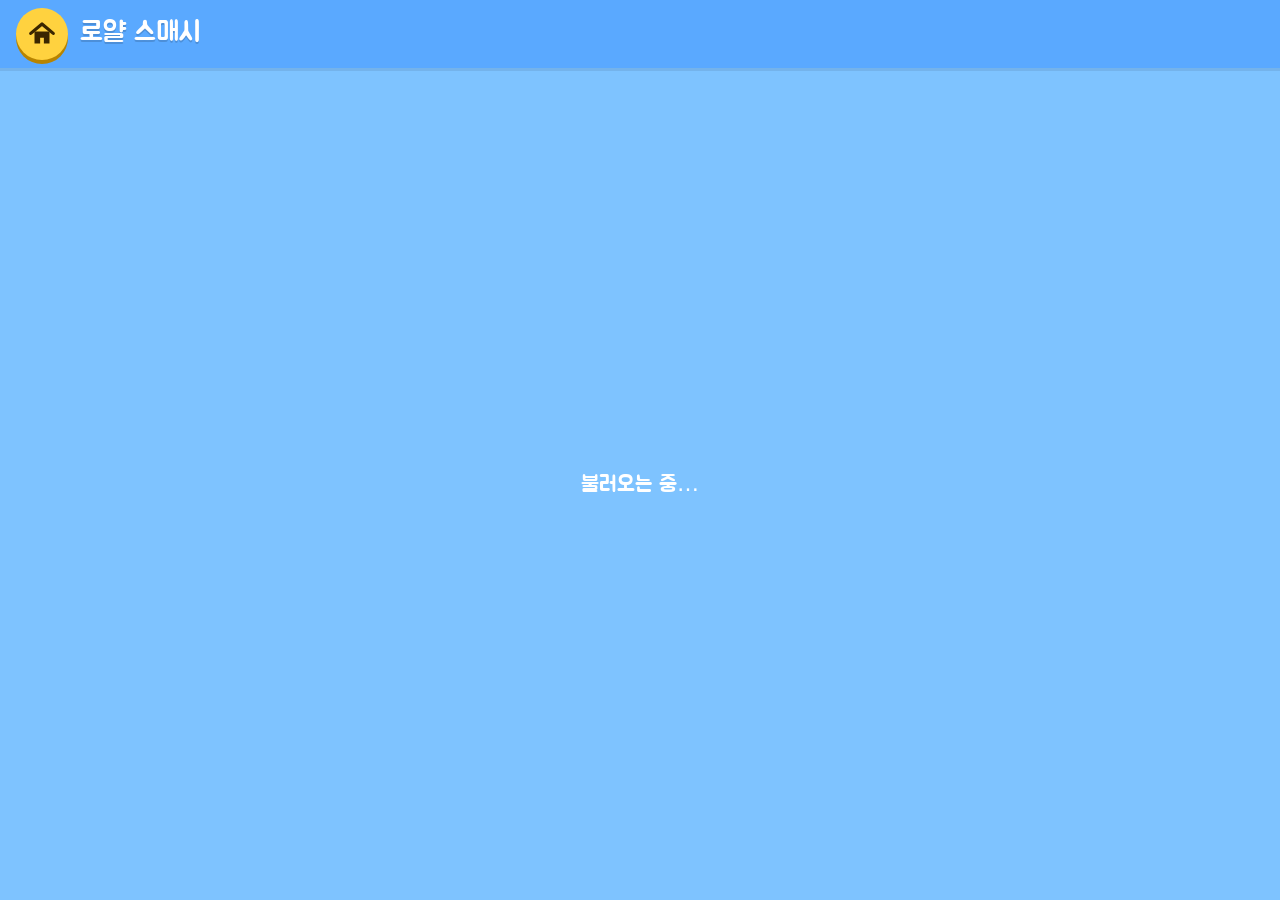
<file: games/royal-smash/index.html>
<!DOCTYPE html>
<html lang="ko"><head><meta charset="utf-8">
<meta name="viewport" content="width=device-width,initial-scale=1,maximum-scale=1,user-scalable=no">
<link rel="manifest" href="../../manifest.webmanifest">
<link rel="apple-touch-icon" href="../../icons/apple-touch-icon.png">
<link rel="icon" href="../../icons/icon.svg" type="image/svg+xml">
<meta name="theme-color" content="#5aa9ff">
<meta name="apple-mobile-web-app-capable" content="yes">
<meta name="mobile-web-app-capable" content="yes">
<meta name="apple-mobile-web-app-title" content="태오플레이">
<title>로얄 스매시</title>
<link href="https://fonts.googleapis.com/css2?family=Jua&display=swap" rel="stylesheet">
<link href="../../shared/bp.css" rel="stylesheet">
<style>
/* 로얄 스매시는 별도 리포지토리(2juwon/royal-smash)의 게임이라 그대로 불러오고,
   위에 태오플레이 홈 버튼 줄만 얹어요. 게임이 고쳐지면 여기도 자동으로 따라가요. */
:root{color-scheme:light}
*{box-sizing:border-box;min-width:0}
html,body{margin:0;height:100%;background:#7ec3ff;color:#2a1f3d;font:17px/1.4 Jua,system-ui,sans-serif;overflow:hidden;-webkit-user-select:none;user-select:none}
.app{display:flex;flex-direction:column;height:100vh;height:100dvh}
header{display:flex;align-items:center;gap:12px;padding:8px 16px;background:#5aa9ff;box-shadow:0 3px 0 rgba(0,0,0,.08);position:relative;z-index:1}
h1{margin:0;font-weight:400;font-size:clamp(20px,5vw,28px);line-height:1.05;color:#fff;text-shadow:0 2px 0 rgba(0,0,0,.15)}
.stage{position:relative;flex:1}
iframe{position:absolute;inset:0;width:100%;height:100%;border:0;display:block}
.load{position:absolute;inset:0;display:grid;place-items:center;font-size:22px;color:#fff}
</style></head><body>
<div class="app">
  <header>
    <a class="bp-home" href="../../menu.html" aria-label="홈으로"><svg viewBox="0 0 24 24"><path d="M3 11.5 12 4l9 7.5" fill="none" stroke="#3a2600" stroke-width="2.6" stroke-linecap="round" stroke-linejoin="round"/><path d="M6 10v9.5h4.5V15h3v4.5H18V10" fill="#3a2600"/></svg></a>
    <h1>로얄 스매시</h1>
  </header>
  <div class="stage">
    <p class="load">불러오는 중…</p>
    <iframe src="https://2juwon.github.io/royal-smash/" title="로얄 스매시" allow="autoplay; fullscreen"></iframe>
  </div>
</div>
<script>if("serviceWorker"in navigator)addEventListener("load",()=>navigator.serviceWorker.register("../../sw.js",{scope:"../../"}).catch(()=>{}))</script>
</body></html>
</file>
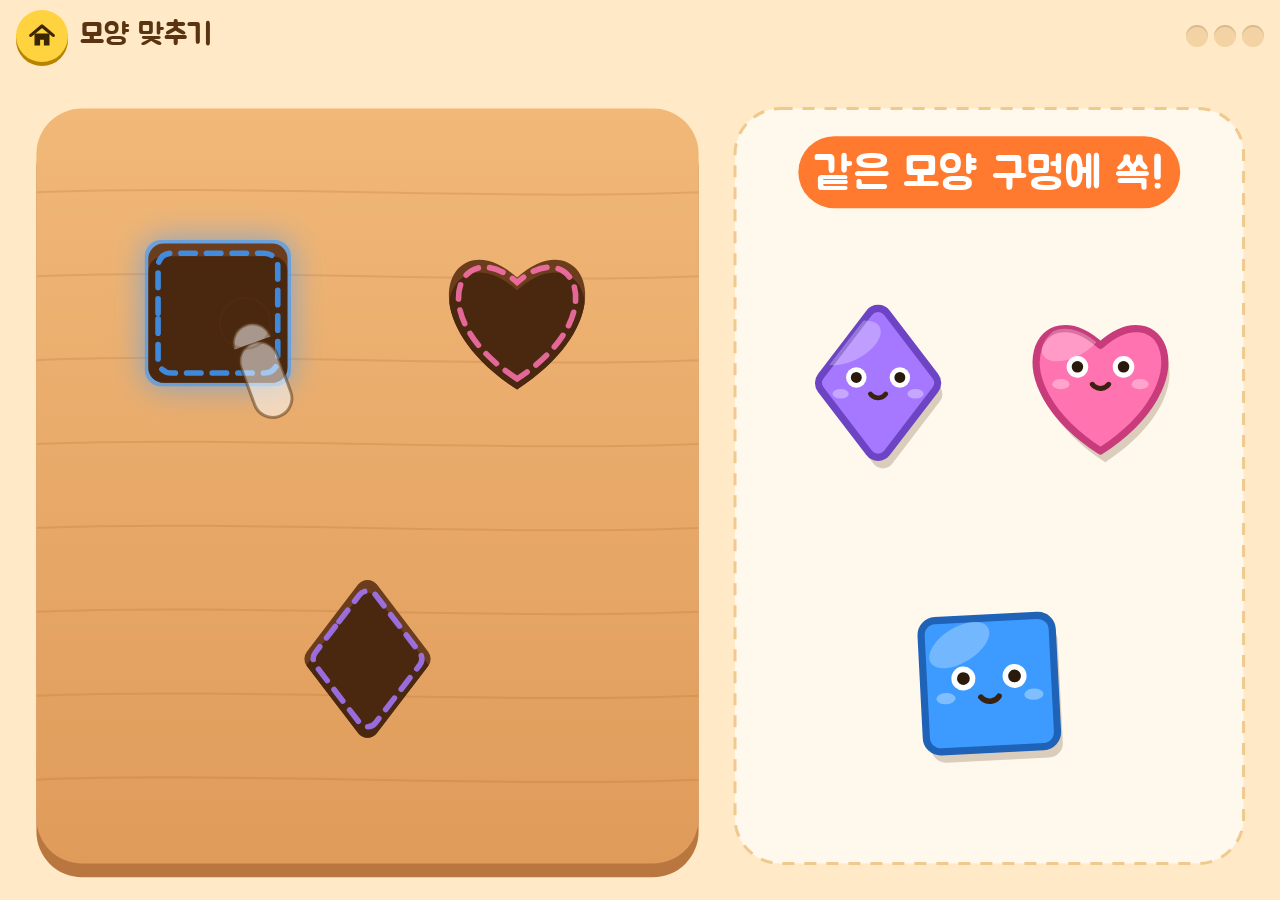
<file: games/shapes/index.html>
<!DOCTYPE html>
<html lang="ko"><head><meta charset="utf-8">
<meta name="viewport" content="width=device-width,initial-scale=1,maximum-scale=1,user-scalable=no">
<link rel="manifest" href="../../manifest.webmanifest">
<link rel="apple-touch-icon" href="../../icons/apple-touch-icon.png">
<link rel="icon" href="../../icons/icon.svg" type="image/svg+xml">
<meta name="theme-color" content="#ffe9c7">
<meta name="apple-mobile-web-app-capable" content="yes">
<meta name="mobile-web-app-capable" content="yes">
<meta name="apple-mobile-web-app-title" content="태오플레이">
<title>모양 맞추기</title>
<link href="https://fonts.googleapis.com/css2?family=Jua&display=swap" rel="stylesheet">
<link href="../../shared/bp.css" rel="stylesheet">
<style>
/* VOICE: 두 살 아이의 첫 모양 놀이
IDEA: 나무 모양 블록 상자 — 웃는 얼굴 블록을 같은 모양 구멍에 쏙
PICTURE: 위(가로면 왼쪽)는 구멍 뚫린 나무판, 아래(오른쪽)는 블록이 놓인 매트
COLOUR/TYPE: 크림 바탕, 따뜻한 나무색, 선명한 원색 블록; Jua
LAYOUT: 얇은 상단 바(맞춘 개수 점) + 나머지 전부 게임 */
:root{--bg:#ffe9c7;--ink:#5a3410;--sun:#ffd23f}
*{box-sizing:border-box;min-width:0}
html,body{margin:0;height:100%;background:var(--bg);color:var(--ink);font:17px/1.4 Jua,system-ui,sans-serif;overflow:hidden;-webkit-user-select:none;user-select:none;-webkit-touch-callout:none;overscroll-behavior:none;touch-action:none}
.app{display:flex;flex-direction:column;height:100vh;height:100dvh}
header{display:flex;align-items:center;justify-content:space-between;gap:12px;padding:10px 16px;flex-wrap:wrap}
.hl{display:flex;align-items:center;gap:12px}
h1{font-size:clamp(20px,5vw,30px);margin:0;font-weight:400;line-height:1.05}
.pips{display:flex;gap:6px}
.pips i{width:clamp(16px,4vw,22px);height:clamp(16px,4vw,22px);border-radius:50%;background:#f3d3a4;box-shadow:inset 0 2px 0 rgba(0,0,0,.12);transition:transform .3s,background .3s}
.pips i.on{transform:scale(1.2);box-shadow:0 2px 0 rgba(0,0,0,.18)}
.stage{position:relative;flex:1;overflow:hidden;touch-action:none;min-height:300px}
canvas{position:absolute;inset:0;width:100%;height:100%;touch-action:none}
.win{position:absolute;inset:0;display:none;place-items:center;background:rgba(255,233,199,.55)}
.win.on{display:grid}
.card{text-align:center;padding:20px}
.card p{font-size:clamp(34px,9vw,60px);margin:0 0 22px;color:#ff7a2f;line-height:1.1;text-wrap:balance;text-shadow:0 4px 0 #fff}
button{font:inherit;font-size:26px;padding:14px 40px;border-radius:999px;border:0;background:var(--sun);color:#3a2600;min-height:60px;box-shadow:0 6px 0 #b88400;cursor:pointer}
button:active{transform:translateY(4px);box-shadow:0 2px 0 #b88400}
button:focus-visible{outline:3px solid #5a3410;outline-offset:4px}
</style></head><body>
<div class="app">
  <header><div class="hl"><a class="bp-home" href="../../menu.html" aria-label="홈으로"><svg viewBox="0 0 24 24"><path d="M3 11.5 12 4l9 7.5" fill="none" stroke="#3a2600" stroke-width="2.6" stroke-linecap="round" stroke-linejoin="round"/><path d="M6 10v9.5h4.5V15h3v4.5H18V10" fill="#3a2600"/></svg></a><h1>모양 맞추기</h1></div><div class="pips" id="pips" aria-label="맞춘 모양 수"></div></header>
  <div class="stage">
    <canvas id="c" aria-label="웃는 모양 블록을 끌어서 같은 모양 구멍에 넣는 게임"></canvas>
    <div class="win" id="win"><div class="card"><p>태오 최고!<br>다 맞췄어요!</p><button id="again">또 하기</button></div></div>
  </div>
</div>
<script>
{
const TYPES=[
  {id:'circle',name:'동그라미',c:'#ff5a5a',d:'#c42f3a',note:523},
  {id:'square',name:'네모',c:'#3d9bff',d:'#1f63b8',note:587},
  {id:'triangle',name:'세모',c:'#3cc46e',d:'#1f8a45',note:659},
  {id:'star',name:'별',c:'#ffc61a',d:'#c98a00',note:784},
  {id:'heart',name:'하트',c:'#ff74b0',d:'#c83c7c',note:880},
  {id:'diamond',name:'마름모',c:'#a678ff',d:'#6c44c4',note:988}
];
const cv=document.getElementById('c'),ctx=cv.getContext('2d'),stage=cv.parentElement;
const pipsEl=document.getElementById('pips'),winEl=document.getElementById('win');
let W=0,H=0,S=0,dpr=1,R=40,board,tray,holeP=[],homeP=[];
let level=3,shapes=[],drag=null,parts=[],state='play',stT=0,now=0,lastAct=-4,hint=null,firstRound=true;
const rnd=(a,b)=>a+Math.random()*(b-a);
const shuffle=a=>{for(let i=a.length-1;i>0;i--){const j=Math.floor(Math.random()*(i+1));[a[i],a[j]]=[a[j],a[i]]}return a};

/* ---------- 소리 ---------- */
let ac=null;
function au(){try{if(!ac)ac=new(window.AudioContext||window.webkitAudioContext)();if(ac.state==='suspended')ac.resume()}catch(e){}}
function tone(f,d,type,w,v,f2){if(!ac)return;const o=ac.createOscillator(),g=ac.createGain(),t=ac.currentTime+(w||0);o.type=type||'sine';o.frequency.setValueAtTime(f,t);if(f2)o.frequency.exponentialRampToValueAtTime(f2,t+d);g.gain.setValueAtTime(v||.2,t);g.gain.exponentialRampToValueAtTime(.001,t+d);o.connect(g).connect(ac.destination);o.start(t);o.stop(t+d+.05)}
const sPick=()=>tone(420,.12,'sine',0,.2,760);
const sBoing=()=>{tone(320,.35,'triangle',0,.22,140);tone(220,.3,'sine',.05,.12,110)};
const sFit=n=>{tone(n,.18,'triangle',0,.22);tone(n*1.5,.22,'triangle',.09,.18);tone(n*2,.3,'sine',.18,.12)};
const sJump=n=>tone(n*.75,.16,'square',0,.07,n*1.25);
const sWin=()=>[523,659,784,1047,784,1047].forEach((n,i)=>tone(n,.3,'triangle',i*.13,.22));
function say(txt){try{const s=window.speechSynthesis;if(!s)return;s.cancel();const u=new SpeechSynthesisUtterance(txt);u.lang='ko-KR';u.rate=.95;u.pitch=1.3;s.speak(u)}catch(e){}}

/* ---------- 모양 그리기 ---------- */
function rpoly(pts,rad){const n=pts.length;ctx.beginPath();
  const m=[(pts[0][0]+pts[n-1][0])/2,(pts[0][1]+pts[n-1][1])/2];ctx.moveTo(m[0],m[1]);
  for(let i=0;i<n;i++){const a=pts[i],b=pts[(i+1)%n];ctx.arcTo(a[0],a[1],b[0],b[1],rad)}ctx.closePath()}
function path(id,r){
  if(id==='circle'){ctx.beginPath();ctx.arc(0,0,r*.95,0,Math.PI*2);return}
  if(id==='square'){rpoly([[-r*.82,-r*.82],[r*.82,-r*.82],[r*.82,r*.82],[-r*.82,r*.82]],r*.18);return}
  if(id==='triangle'){rpoly([[0,-r*.98],[r*1.02,r*.78],[-r*1.02,r*.78]],r*.16);return}
  if(id==='diamond'){rpoly([[0,-r*1.02],[r*.78,0],[0,r*1.02],[-r*.78,0]],r*.14);return}
  if(id==='star'){const p=[];for(let i=0;i<10;i++){const a=-Math.PI/2+i*Math.PI/5,q=i%2?r*.5:r*1.05;p.push([Math.cos(a)*q,Math.sin(a)*q+r*.06])}rpoly(p,r*.08);return}
  if(id==='heart'){ctx.beginPath();ctx.moveTo(0,r*.9);
    ctx.bezierCurveTo(-r*1.35,r*.02,-r*.75,-r*1.1,0,-r*.42);ctx.bezierCurveTo(r*.75,-r*1.1,r*1.35,r*.02,0,r*.9);ctx.closePath()}
}
const FACE={circle:[0,1],square:[0,1],triangle:[.25,.85],diamond:[0,.85],star:[.12,.72],heart:[-.08,.9]};
function face(s,r,happy){const[fy,k]=FACE[s.t.id];ctx.save();ctx.translate(0,fy*r);ctx.scale(k,k);
  const blink=(now+s.bo)%3.6<.13&&!happy;
  for(const ex of[-.32,.32]){
    if(blink||happy){ctx.beginPath();ctx.lineWidth=r*.07;ctx.lineCap='round';ctx.strokeStyle='#3a2210';
      if(happy)ctx.arc(ex*r,-.05*r,r*.11,Math.PI*1.1,Math.PI*1.9);else{ctx.moveTo(ex*r-r*.1,-.08*r);ctx.lineTo(ex*r+r*.1,-.08*r)}ctx.stroke()}
    else{ctx.beginPath();ctx.arc(ex*r,-.08*r,r*.15,0,Math.PI*2);ctx.fillStyle='#fff';ctx.fill();
      ctx.beginPath();ctx.arc(ex*r+s.lx*r*.05,-.08*r+s.ly*r*.05,r*.08,0,Math.PI*2);ctx.fillStyle='#2a1a0c';ctx.fill()}}
  ctx.fillStyle='rgba(255,255,255,.35)';for(const ex of[-.55,.55]){ctx.beginPath();ctx.ellipse(ex*r,.16*r,r*.12,r*.07,0,0,Math.PI*2);ctx.fill()}
  ctx.beginPath();ctx.lineWidth=r*.07;ctx.lineCap='round';ctx.strokeStyle='#3a2210';
  if(happy||s.drag){ctx.arc(0,.12*r,r*.2,.15*Math.PI,.85*Math.PI);ctx.fillStyle='#7a2020';ctx.fill()}else ctx.arc(0,.08*r,r*.14,.2*Math.PI,.8*Math.PI);
  ctx.stroke();ctx.restore()}
function drawShape(s,x,y,sc,rot){ctx.save();ctx.translate(x,y);ctx.rotate(rot||0);ctx.scale(sc,sc);
  const r=R;
  if(!s.placed){ctx.save();ctx.translate(r*.06,r*.14);path(s.t.id,r);ctx.fillStyle='rgba(90,52,16,.22)';ctx.fill();ctx.restore()}
  path(s.t.id,r);ctx.fillStyle=s.t.c;ctx.fill();ctx.lineWidth=r*.09;ctx.lineJoin='round';ctx.strokeStyle=s.t.d;ctx.stroke();
  ctx.save();path(s.t.id,r);ctx.clip();ctx.fillStyle='rgba(255,255,255,.28)';ctx.beginPath();ctx.ellipse(-r*.35,-r*.5,r*.42,r*.22,-.5,0,Math.PI*2);ctx.fill();ctx.restore();
  face(s,r,s.placed&&s.pop>-1||state!=='play');ctx.restore()}
function drawHole(s,x,y,glow){ctx.save();ctx.translate(x,y);const r=R*1.06;
  if(glow>0){ctx.save();ctx.shadowColor=s.t.c;ctx.shadowBlur=R*.6*glow;path(s.t.id,r*1.05);ctx.fillStyle=s.t.c;ctx.globalAlpha=.35+.4*glow;ctx.fill();ctx.restore()}
  path(s.t.id,r);ctx.fillStyle='#6b3d1c';ctx.fill();
  ctx.save();path(s.t.id,r);ctx.clip();ctx.translate(0,R*.16);path(s.t.id,r);ctx.fillStyle='#4a2810';ctx.fill();ctx.restore();
  ctx.setLineDash([R*.18,R*.14]);ctx.lineWidth=R*.07;ctx.lineCap='round';path(s.t.id,r*.86);ctx.strokeStyle=s.t.c;ctx.globalAlpha=.85;ctx.stroke();
  ctx.restore()}
function rr(x,y,w,h,r){ctx.beginPath();ctx.roundRect?ctx.roundRect(x,y,w,h,r):ctx.rect(x,y,w,h)}

/* ---------- 배치 ---------- */
function grid(b,n){let best=null;
  for(let c=1;c<=n;c++){const rows=Math.ceil(n/c),cell=Math.min(b.w/c,b.h/rows);if(!best||cell>best.cell)best={c,rows,cell}}
  const p=[],{c,rows}=best,cw=b.w/c,ch=b.h/rows;
  for(let i=0;i<n;i++){const row=Math.floor(i/c),inRow=row===rows-1?n-row*c:c,col=i%c;
    p.push({x:b.x+(b.w-inRow*cw)/2+cw*(col+.5),y:b.y+ch*(row+.5)})}
  return{p,cell:Math.min(cw,ch)}}
function layout(){if(!shapes.length)return;const n=shapes.length,pad=S*.04,land=W>H*1.1;
  if(land){const bw=W*.56;board={x:pad,y:pad,w:bw-pad*1.5,h:H-pad*2};tray={x:bw+pad*.5,y:pad,w:W-bw-pad*1.5,h:H-pad*2}}
  else{const bh=H*.5;board={x:pad,y:pad*.5,w:W-pad*2,h:bh-pad};tray={x:pad,y:bh+pad*.5,w:W-pad*2,h:H-bh-pad*1.5}}
  const ip=S*.035,g1=grid({x:board.x+ip,y:board.y+ip,w:board.w-ip*2,h:board.h-ip*2},n),tt=land?S*.1:0,g2=grid({x:tray.x+ip,y:tray.y+ip+tt,w:tray.w-ip*2,h:tray.h-ip*2-tt},n);
  holeP=g1.p;homeP=g2.p;R=Math.min(g1.cell,g2.cell)*.36;R=Math.min(R,S*.16)}
function resize(){dpr=Math.min(2,window.devicePixelRatio||1);W=stage.clientWidth;H=stage.clientHeight;
  cv.width=Math.round(W*dpr);cv.height=Math.round(H*dpr);ctx.setTransform(dpr,0,0,dpr,0,0);S=Math.min(W,H*1.1);layout();
  for(const s of shapes)if(!s.drag){const p=s.placed?holeP[s.hi]:homeP[s.ti];s.x=p.x;s.y=p.y}}
function newRound(){const pick=shuffle(TYPES.slice()).slice(0,level),order=shuffle([...Array(level).keys()]);
  shapes=pick.map((t,i)=>({t,hi:i,ti:order[i],x:0,y:0,placed:false,drag:false,sc:.2,pop:0,wob:0,jump:0,bo:rnd(0,3.6),lx:0,ly:0,dz:rnd(0,6)}));
  state='play';drag=null;hint=null;lastAct=now-(firstRound?4:0);layout();
  shapes.forEach(s=>{const p=homeP[s.ti];s.x=p.x;s.y=p.y});
  pipsEl.innerHTML=shapes.map(()=>'<i></i>').join('');renderPips()}
function renderPips(){const placed=shapes.filter(s=>s.placed);[...pipsEl.children].forEach((el,i)=>{const s=placed[i];el.className=s?'on':'';el.style.background=s?s.t.c:''})}

/* ---------- 손가락 ---------- */
const ptr={x:0,y:0,id:null,sx:0,sy:0,st:0,ox:0,oy:0};
function pos(e){const b=cv.getBoundingClientRect();return{x:e.clientX-b.left,y:e.clientY-b.top}}
cv.addEventListener('pointerdown',e=>{au();lastAct=now;hint=null;if(state!=='play'||drag)return;
  const p=pos(e);let best=null,bd=1e9;
  for(const s of shapes){if(s.placed)continue;const d=Math.hypot(p.x-s.x,p.y-s.y);if(d<R*1.5&&d<bd){bd=d;best=s}}
  if(!best)return;e.preventDefault();try{cv.setPointerCapture(e.pointerId)}catch(_){}
  drag=best;best.drag=true;ptr.id=e.pointerId;ptr.x=p.x;ptr.y=p.y;ptr.sx=p.x;ptr.sy=p.y;ptr.st=now;ptr.ox=best.x-p.x;ptr.oy=best.y-p.y;
  shapes.splice(shapes.indexOf(best),1);shapes.push(best);sPick()});
cv.addEventListener('pointermove',e=>{if(!drag||e.pointerId!==ptr.id)return;const p=pos(e);ptr.x=p.x;ptr.y=p.y;lastAct=now});
function drop(e){if(!drag||e.pointerId!==ptr.id)return;const s=drag;drag=null;s.drag=false;ptr.id=null;lastAct=now;
  const moved=Math.hypot(ptr.x-ptr.sx,ptr.y-ptr.sy);
  if(moved<R*.25&&now-ptr.st<.45){s.jump=1;s.wob=.5;sJump(s.t.note);say(s.t.name);return}
  const h=holeP[s.hi],d=Math.hypot(s.x-h.x,s.y-h.y);
  if(d<R*1.7){s.placed=true;s.pop=1;sFit(s.t.note);say(s.t.name+'!');burst(h.x,h.y,s.t.c,18);renderPips();
    if(shapes.every(x=>x.placed)){state='done';stT=now}return}
  for(const o of shapes){if(o===s||o.placed)continue;const q=holeP[o.hi];if(Math.hypot(s.x-q.x,s.y-q.y)<R*1.2){s.wob=1;sBoing();return}}}
cv.addEventListener('pointerup',drop);cv.addEventListener('pointercancel',drop);
document.addEventListener('touchmove',e=>e.preventDefault(),{passive:false});
document.getElementById('again').addEventListener('click',()=>{au();winEl.classList.remove('on');level=Math.min(TYPES.length,level+1);firstRound=false;newRound()});
addEventListener('resize',resize);

function burst(x,y,c,n){for(let i=0;i<n;i++){const a=rnd(0,Math.PI*2),v=rnd(.5,1.2)*S*.6;parts.push({x,y,vx:Math.cos(a)*v,vy:Math.sin(a)*v-S*.3,c:i%3?c:'#fff',l:1,sz:rnd(.6,1.3)})}}

/* ---------- 매 프레임 ---------- */
let last=0;
function frame(ms){requestAnimationFrame(frame);const t=ms/1000,dt=Math.min(.05,t-(last||t));last=t;now=t;
  const k=1-Math.exp(-dt*14);
  for(const s of shapes){
    if(s.drag){s.x=ptr.x+ptr.ox;s.y=ptr.y+ptr.oy;const h=holeP[s.hi];const dx=h.x-s.x,dy=h.y-s.y,dl=Math.hypot(dx,dy)||1;s.lx+=(dx/dl-s.lx)*k;s.ly+=(dy/dl-s.ly)*k}
    else{const p=s.placed?holeP[s.hi]:homeP[s.ti];s.x+=(p.x-s.x)*k;s.y+=(p.y-s.y)*k;s.lx*=1-k;s.ly*=1-k}
    s.sc+=((s.drag?1.15:1)-s.sc)*k;s.wob=Math.max(0,s.wob-dt*1.6);s.jump=Math.max(0,s.jump-dt*2.2);if(s.pop>0)s.pop=Math.max(0,s.pop-dt*2)}
  if(state==='done'&&now-stT>.5){state='win';stT=now;sWin();say('다 맞췄어요! 최고!');for(let i=0;i<6;i++)setTimeout(()=>burst(rnd(W*.15,W*.85),rnd(H*.2,H*.6),TYPES[i].c,24),i*160)}
  if(state==='win'&&now-stT>1.8&&!winEl.classList.contains('on'))winEl.classList.add('on');
  if(state==='play'&&!drag&&!hint&&now-lastAct>(firstRound?3:7)){const s=shapes.find(x=>!x.placed);if(s)hint={s,t:now}}
  draw(dt)}

function draw(dt){const t=now;ctx.clearRect(0,0,W,H);
  /* 나무판 */
  rr(board.x,board.y+S*.015,board.w,board.h,S*.05);ctx.fillStyle='#b9763f';ctx.fill();
  rr(board.x,board.y,board.w,board.h,S*.05);const gw=ctx.createLinearGradient(0,board.y,0,board.y+board.h);gw.addColorStop(0,'#f1b878');gw.addColorStop(1,'#df9b5a');ctx.fillStyle=gw;ctx.fill();
  ctx.save();rr(board.x,board.y,board.w,board.h,S*.05);ctx.clip();ctx.strokeStyle='rgba(160,90,40,.18)';ctx.lineWidth=2;
  for(let i=1;i<9;i++){const y=board.y+board.h*i/9;ctx.beginPath();ctx.moveTo(board.x,y);ctx.bezierCurveTo(board.x+board.w*.3,y-8,board.x+board.w*.7,y+8,board.x+board.w,y);ctx.stroke()}ctx.restore();
  /* 매트 */
  rr(tray.x,tray.y,tray.w,tray.h,S*.05);ctx.fillStyle='#fff8ec';ctx.fill();ctx.setLineDash([12,10]);ctx.lineWidth=3;ctx.strokeStyle='#f0c98e';ctx.stroke();ctx.setLineDash([]);
  /* 구멍 */
  for(const s of shapes){const h=holeP[s.hi];let g=0;
    if(drag===s){const d=Math.hypot(s.x-h.x,s.y-h.y);g=Math.max(0,1-d/(R*4))*(.7+.3*Math.sin(t*10))}
    if(hint&&hint.s===s)g=Math.max(g,.5+.5*Math.sin(t*6));
    if(!s.placed||s.pop>0)drawHole(s,h.x,h.y,g)}
  /* 끼운 모양, 매트 위 모양, 들고 있는 모양 순서 */
  const order=[...shapes.filter(s=>s.placed),...shapes.filter(s=>!s.placed)];
  for(const s of order){let y=s.y,sc=s.sc,rot=0;
    if(s.placed){sc=1+.25*Math.sin(s.pop*Math.PI)*s.pop+.0;if(state!=='play'){y-=Math.abs(Math.sin(t*5+s.hi))*R*.35;rot=Math.sin(t*6+s.hi)*.12}else{rot=Math.sin(t*1.5+s.dz)*.03}}
    else if(!s.drag){y-=Math.sin(s.jump*Math.PI)*R*.6;y+=Math.sin(t*2+s.dz)*R*.04}
    rot+=Math.sin(t*35)*s.wob*.3;
    if(hint&&hint.s===s&&!s.drag)rot+=Math.sin(t*8)*.12;
    drawShape(s,s.x,y,sc,rot)}
  /* 반짝이 */
  parts=parts.filter(p=>(p.l-=dt*.9)>0);
  for(const p of parts){p.x+=p.vx*dt;p.y+=p.vy*dt;p.vy+=S*1.4*dt;ctx.globalAlpha=Math.min(1,p.l*1.5);ctx.fillStyle=p.c;ctx.save();ctx.translate(p.x,p.y);ctx.rotate(p.x*.05);ctx.fillRect(-S*.012*p.sz,-S*.007*p.sz,S*.024*p.sz,S*.014*p.sz);ctx.restore()}ctx.globalAlpha=1;
  /* 도움말: 손가락이 모양에서 구멍으로 쓱 */
  if(hint&&state==='play'&&!drag){const s=hint.s,h=holeP[s.hi],ph=((t-hint.t)%2.2)/1.6;
    if(ph<=1){const e=ph<.5?2*ph*ph:1-Math.pow(-2*ph+2,2)/2,x=s.x+(h.x-s.x)*e+R*.35,y=s.y+(h.y-s.y)*e+R*.45;
      ctx.save();ctx.globalAlpha=Math.min(1,Math.sin(ph*Math.PI)*2);ctx.translate(x,y);ctx.rotate(-.35);const f=R*.75;
      rr(-f*.32,-f*.2,f*.64,f*1.3,f*.32);ctx.fillStyle='#fff';ctx.fill();ctx.lineWidth=3;ctx.strokeStyle='#5a3410';ctx.stroke();
      ctx.beginPath();ctx.arc(0,-f*.2,f*.32,Math.PI,0);ctx.fillStyle='#fff';ctx.fill();ctx.stroke();
      ctx.beginPath();ctx.arc(0,-f*.55,f*.42,0,Math.PI*2);ctx.strokeStyle='rgba(90,52,16,.5)';ctx.lineWidth=2.5;ctx.stroke();ctx.restore()}}
  if(firstRound&&shapes.every(s=>!s.placed)&&!drag){const p=1+.06*Math.sin(t*4);ctx.save();
    const cx=tray.x+tray.w/2,cy=W>H*1.1?tray.y+S*.07:tray.y-S*.01;ctx.translate(cx,cy);ctx.scale(p,p);
    ctx.font=`${Math.max(18,S*.05)}px Jua,sans-serif`;ctx.textAlign='center';ctx.textBaseline='middle';
    const tx='같은 모양 구멍에 쏙!',tw=ctx.measureText(tx).width;rr(-tw/2-16,-S*.04,tw+32,S*.08,S*.04);ctx.fillStyle='#ff7a2f';ctx.fill();ctx.fillStyle='#fff';ctx.fillText(tx,0,2);ctx.restore()}
}
resize();newRound();requestAnimationFrame(frame);
}
</script>
<script>if("serviceWorker"in navigator)addEventListener("load",()=>navigator.serviceWorker.register("../../sw.js",{scope:"../../"}).catch(()=>{}))</script>
</body></html>
</file>
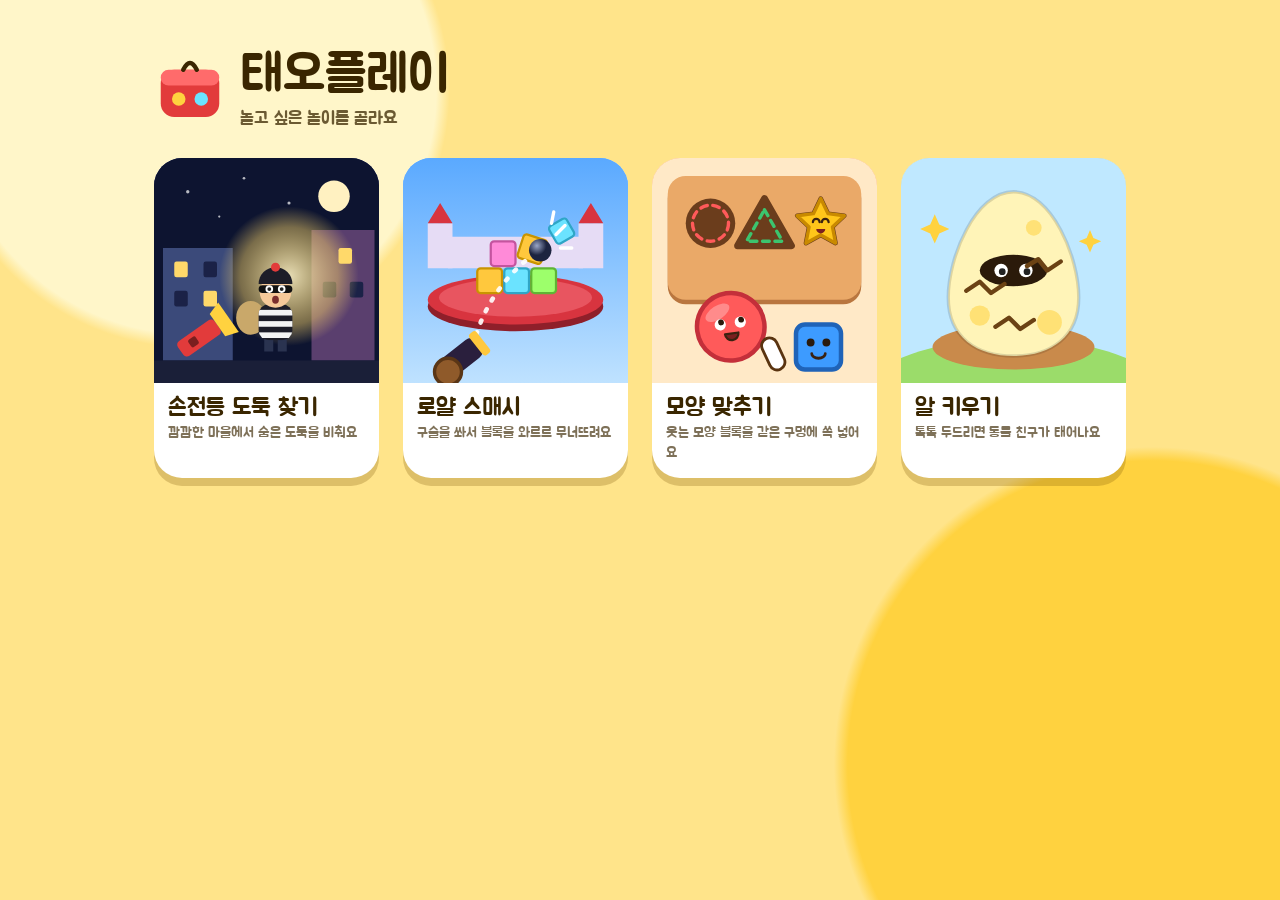
<file: menu.html>
<!DOCTYPE html>
<html lang="ko"><head><meta charset="utf-8">
<meta name="viewport" content="width=device-width,initial-scale=1,maximum-scale=1,user-scalable=no">
<link rel="manifest" href="manifest.webmanifest">
<link rel="apple-touch-icon" href="icons/apple-touch-icon.png">
<link rel="icon" href="icons/icon.svg" type="image/svg+xml">
<meta name="theme-color" content="#ffe48a">
<meta name="apple-mobile-web-app-capable" content="yes">
<meta name="mobile-web-app-capable" content="yes">
<meta name="apple-mobile-web-app-title" content="태오플레이">
<title>태오플레이 놀이 고르기</title>
<link href="https://fonts.googleapis.com/css2?family=Jua&display=swap" rel="stylesheet">
<style>
/* VOICE: 밝고 포근한 아이 놀이방
IDEA: 장난감 상자에 꽂힌 커다란 놀이 카드
PICTURE: 게임마다 그림이 꽉 찬 큰 카드, 손가락 하나로 누르기 쉽게
COLOUR/TYPE: 햇살 노랑 바탕, 진한 갈색 글씨, 카드마다 게임 색; Jua
LAYOUT: 상단 제목, 아래 카드 격자(폰 2열, 넓으면 3~4열) */
:root{color-scheme:light;--bg:#ffe48a;--ink:#3a2600;--card:#fff}
*{box-sizing:border-box;min-width:0}
html,body{margin:0;min-height:100%;background:var(--bg);color:var(--ink);font:17px/1.4 Jua,system-ui,sans-serif;-webkit-user-select:none;user-select:none;-webkit-tap-highlight-color:transparent}
body{background:radial-gradient(circle at 15% 10%,#fff6c9 0 18%,transparent 19%),radial-gradient(circle at 90% 85%,#ffd23f 0 22%,transparent 23%),var(--bg);min-height:100vh;min-height:100dvh}
header{padding:clamp(22px,5vw,48px) max(5vw,16px) 8px;max-width:1100px;margin:0 auto;display:flex;align-items:center;gap:14px}
a:has(.logo){display:block;flex:none;border-radius:16px}a:has(.logo):focus-visible{outline:4px solid #3a2600;outline-offset:3px}
.logo{display:block;width:clamp(52px,12vw,72px);height:clamp(52px,12vw,72px);flex:none}
h1{margin:0;font-weight:400;font-size:clamp(34px,8vw,52px);line-height:1.05}
header p{margin:4px 0 0;font-size:18px;opacity:.75}
main{max-width:1100px;margin:0 auto;padding:18px max(5vw,16px) 48px;display:grid;grid-template-columns:repeat(auto-fill,minmax(min(100%,150px),1fr));gap:clamp(14px,3vw,24px)}
@media(min-width:640px){main{grid-template-columns:repeat(auto-fill,minmax(220px,1fr))}}
.game{display:flex;flex-direction:column;background:var(--card);border-radius:28px;overflow:hidden;text-decoration:none;color:inherit;box-shadow:0 8px 0 rgba(120,80,0,.25);transition:transform .15s}
.game:active{transform:translateY(6px);box-shadow:0 2px 0 rgba(120,80,0,.25)}
.game:focus-visible{outline:4px solid #3a2600;outline-offset:4px}
.game .pic{aspect-ratio:1;display:grid;place-items:center}
.game img{width:100%;height:100%;object-fit:cover;display:block}
.game b{font-weight:400;font-size:clamp(19px,4.6vw,24px);padding:12px 14px 2px;line-height:1.15}
.game span{font-size:14px;padding:0 14px 14px;opacity:.65}
.empty{grid-column:1/-1;text-align:center;padding:40px;opacity:.6}
@media(prefers-reduced-motion:reduce){.game{transition:none}}
</style></head><body>
<header>
  <a href="./" aria-label="태오플레이 첫 화면"><svg class="logo" viewBox="0 0 64 64" aria-hidden="true">
    <rect x="6" y="14" width="52" height="42" rx="12" fill="#e23b3b"/>
    <rect x="6" y="14" width="52" height="14" rx="7" fill="#ff6b6b"/>
    <circle cx="22" cy="40" r="6" fill="#ffd23f"/><circle cx="42" cy="40" r="6" fill="#6be3ff"/>
    <path d="M26 14 Q32 2 38 14" fill="none" stroke="#3a2600" stroke-width="4" stroke-linecap="round"/>
  </svg></a>
  <div><h1>태오플레이</h1><p>놀고 싶은 놀이를 골라요</p></div>
</header>
<main id="grid"></main>
<script src="games.js"></script>
<script>
{
  const esc = s => String(s).replace(/[&<>"']/g, c => ({'&':'&amp;','<':'&lt;','>':'&gt;','"':'&quot;',"'":'&#39;'}[c]));
  const games = window.BP_GAMES || [];
  const grid = document.getElementById('grid');
  grid.innerHTML = games.length
    ? games.map(g => `<a class="game" href="${esc(g.path)}"><div class="pic" style="background:${esc(g.color||'#ddd')}"><img src="${esc(g.thumb)}" alt=""></div><b>${esc(g.title)}</b><span>${esc(g.desc||'')}</span></a>`).join('')
    : '<p class="empty">아직 게임이 없어요</p>';
}
</script>
<script>if("serviceWorker"in navigator)addEventListener("load",()=>navigator.serviceWorker.register("sw.js",{scope:"./"}).catch(()=>{}))</script>
</body></html>
</file>
<file: shared/bp.css>
/* babyplay 공통 스타일: 모든 게임 페이지에서 불러와요 */
.bp-home{display:inline-grid;place-items:center;flex:none;width:52px;height:52px;border-radius:50%;background:#ffd23f;box-shadow:0 4px 0 #b88400;text-decoration:none;-webkit-tap-highlight-color:transparent}
.bp-home:active{transform:translateY(3px);box-shadow:0 1px 0 #b88400}
.bp-home:focus-visible{outline:3px solid #fff;outline-offset:3px}
.bp-home svg{width:30px;height:30px}
</file>
